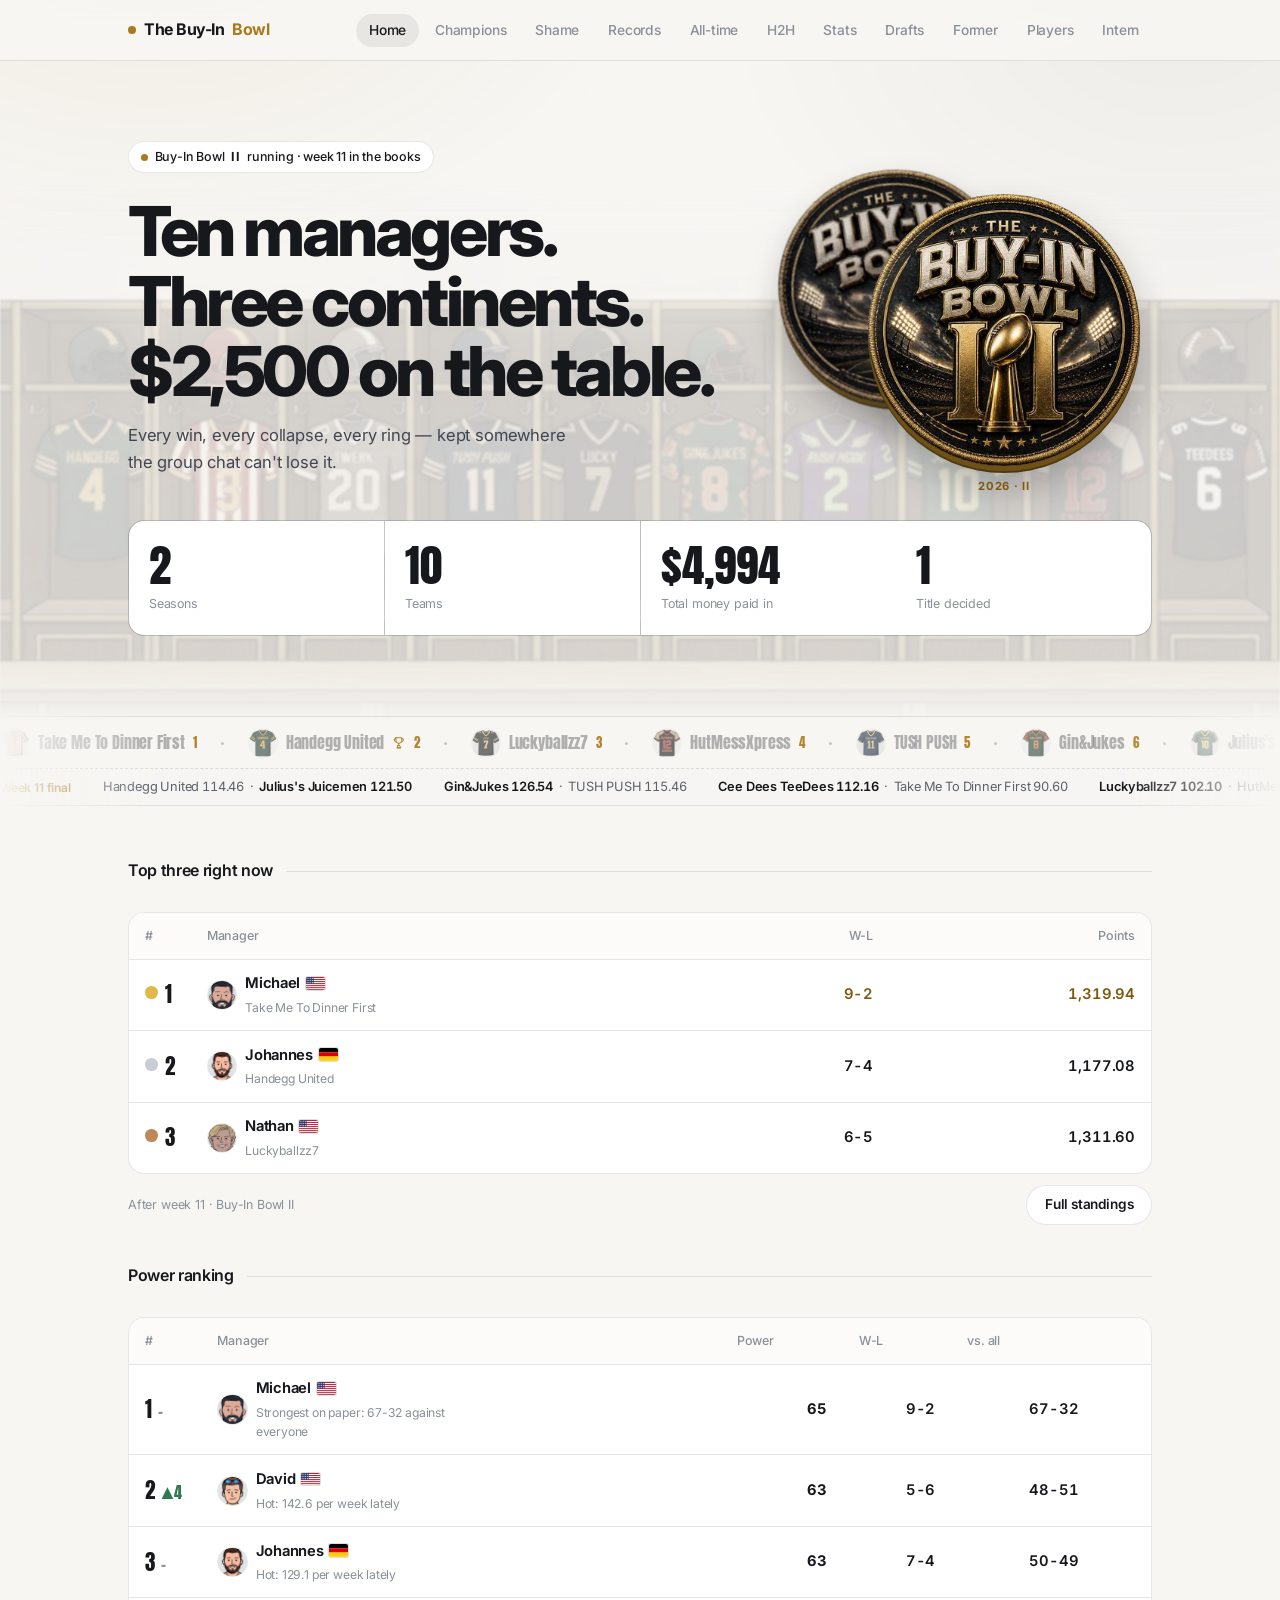
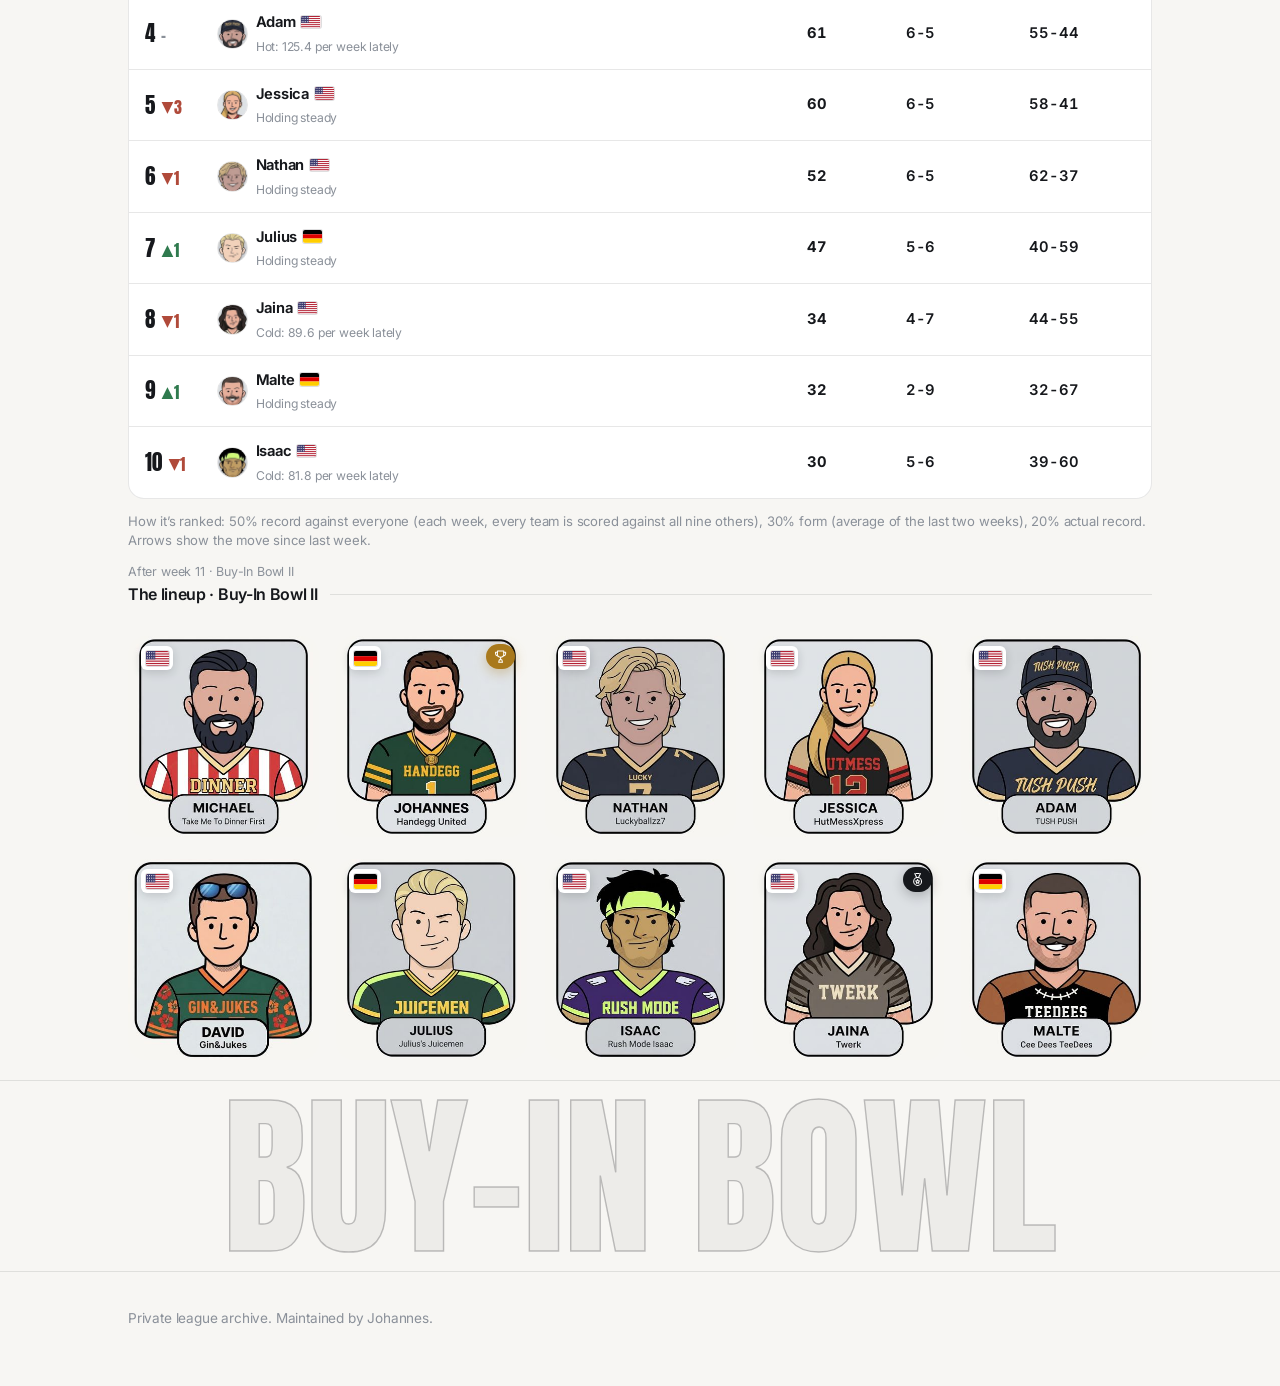
<file: index.html>
<!DOCTYPE html>
<html lang="en">
<head>
<meta charset="utf-8">
<meta name="viewport" content="width=device-width, initial-scale=1">
<meta name="color-scheme" content="light">
<meta name="supported-color-schemes" content="light">
<meta name="theme-color" content="#F7F6F3">
<title>The Buy-In Bowl — Archive</title>
<meta name="description" content="The Buy-In Bowl archive: champions, standings, rosters, trades and league chat from every season.">
<link rel="preconnect" href="https://fonts.googleapis.com">
<link rel="preconnect" href="https://fonts.gstatic.com" crossorigin>
<link href="https://fonts.googleapis.com/css2?family=Anton&family=Inter:wght@400;500;600;700;800&display=swap" rel="stylesheet" media="print" onload="this.media='all'">
<link rel="stylesheet" href="assets/style.css">
</head>
<body>

<header class="masthead">
  <div class="wrap">
    <button type="button" class="wordmark" id="mark">The Buy-In <span>Bowl</span></button>
    <nav id="nav" aria-label="Seasons"></nav>
  </div>
</header>

<main id="app"></main>

<footer class="site">
  <div class="wrap">
    Private league archive. Maintained by Johannes.
  </div>
</footer>

<script src="data/league.js"></script>
<script src="data/season-2025.js"></script>
<script src="data/season-2026.js"></script>
<script src="assets/app.js"></script>
<script data-intern-nav data-v="2">
(function(){var n=document.getElementById('nav');if(!n)return;
function mk(attr,label,href){var b=document.createElement('button');b.type='button';b.setAttribute(attr,'');
b.textContent=label;b.onclick=function(){location.href=href;};return b;}
function add(){if(!n.querySelector('[data-players]'))n.appendChild(mk('data-players','Players','players/'));
if(!n.querySelector('[data-intern]'))n.appendChild(mk('data-intern','Intern','intern/'));}
add();new MutationObserver(add).observe(n,{childList:true});})();
</script>
</body>
</html>
</file>
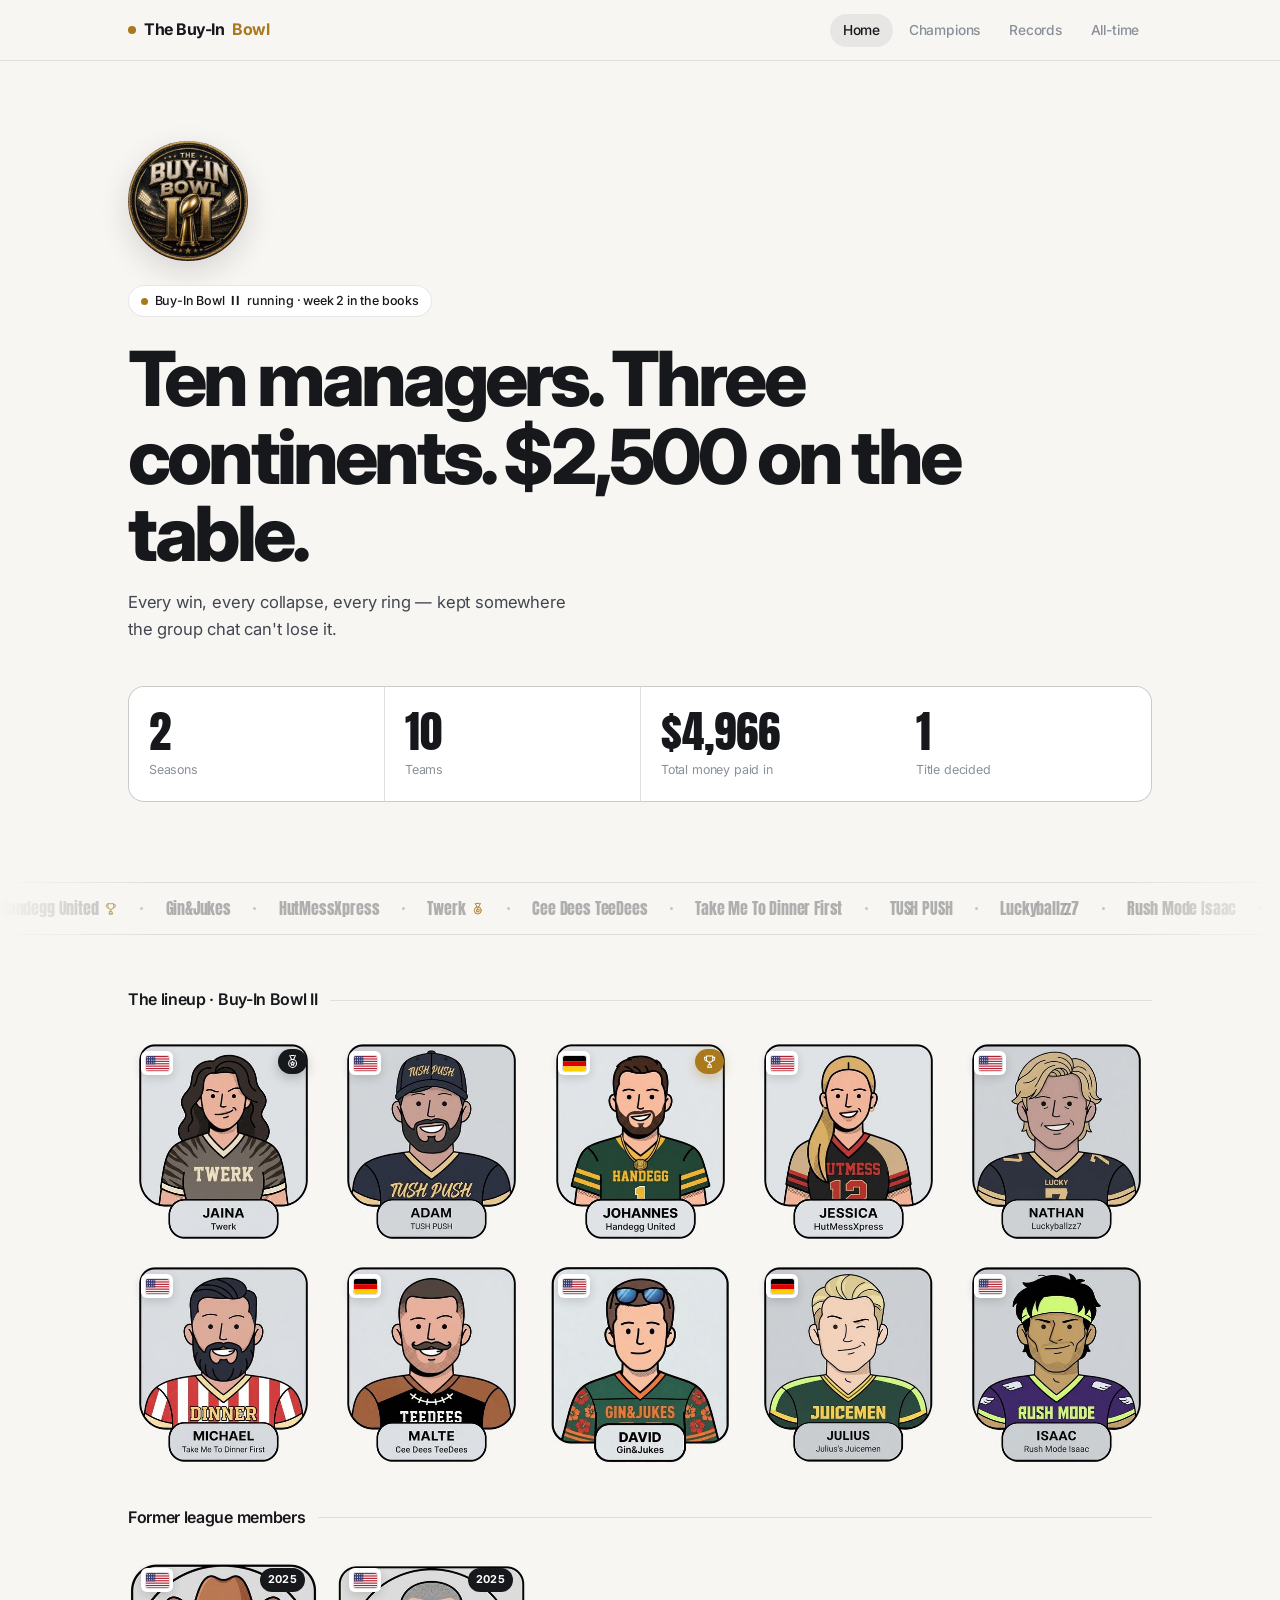
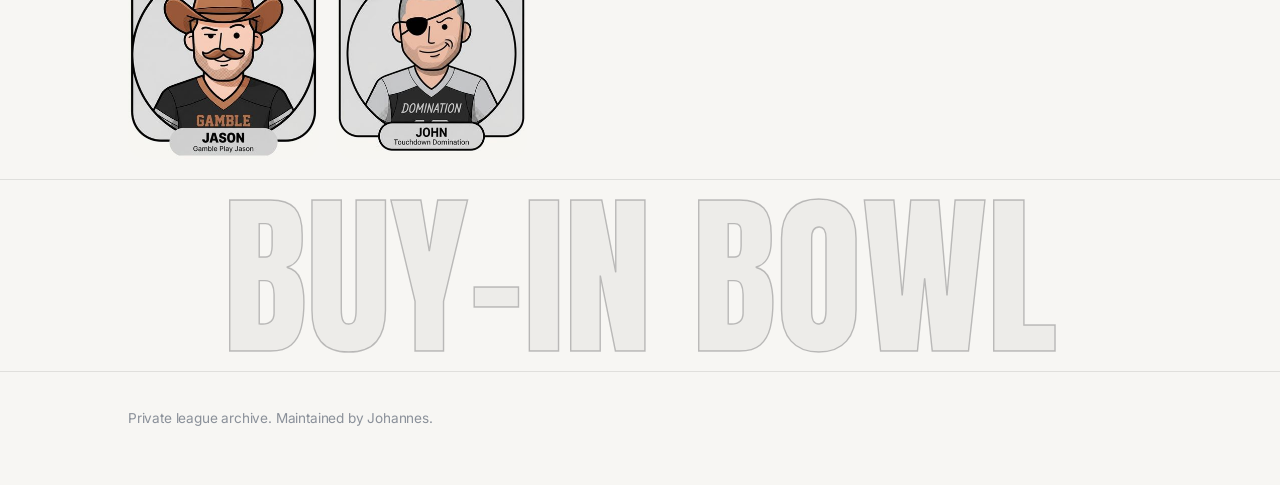
<file: buy-in-bowl/index.html>
<!DOCTYPE html>
<html lang="en">
<head>
<meta charset="utf-8">
<meta name="viewport" content="width=device-width, initial-scale=1">
<meta name="color-scheme" content="light">
<meta name="supported-color-schemes" content="light">
<meta name="theme-color" content="#F7F6F3">
<title>The Buy-In Bowl — Archive</title>
<meta name="description" content="The Buy-In Bowl archive: champions, standings, rosters, trades and league chat from every season.">
<link rel="preconnect" href="https://fonts.googleapis.com">
<link rel="preconnect" href="https://fonts.gstatic.com" crossorigin>
<link href="https://fonts.googleapis.com/css2?family=Anton&family=Inter:wght@400;500;600;700;800&display=swap" rel="stylesheet" media="print" onload="this.media='all'">
<link rel="stylesheet" href="assets/style.css">
</head>
<body>

<header class="masthead">
  <div class="wrap">
    <button type="button" class="wordmark" id="mark">The Buy-In <span>Bowl</span></button>
    <nav id="nav" aria-label="Seasons"></nav>
  </div>
</header>

<main id="app"></main>

<footer class="site">
  <div class="wrap">
    Private league archive. Maintained by Johannes.
  </div>
</footer>

<script src="data/league.js"></script>
<script src="data/season-2025.js"></script>
<script src="data/season-2026.js"></script>
<script src="assets/app.js"></script>
</body>
</html>
</file>
<file: assets/style.css>
:root {
  /* Opt out of forced dark mode — without this, browsers with auto dark
     theme invert the backgrounds and leave the text colours untouched. */
  color-scheme: light only;

  --paper: #F7F6F3;
  --card: #FFFFFF;
  --ink: #16181C;
  --ink-2: #414650;
  --muted: #8A9099;
  --line: rgba(22, 24, 28, 0.10);
  --line-2: rgba(22, 24, 28, 0.22);
  --accent: #A9791C;
  --accent-deep: #7E580F;
  --accent-soft: rgba(169, 121, 28, 0.10);
  --silver: #A2A8B0;
  --bronze: #B08356;

  --font: "Inter", -apple-system, BlinkMacSystemFont, "Segoe UI", system-ui, sans-serif;
  --display: "Anton", var(--font);
  --r: 16px;
  --r-sm: 10px;
  --wrap: 64rem;
}

* { box-sizing: border-box; }
html {
  scroll-behavior: smooth; -webkit-text-size-adjust: 100%;
  color-scheme: light only;
  background: #F7F6F3;
}

body {
  margin: 0;
  background: var(--paper);
  color: var(--ink);
  font-family: var(--font);
  font-size: 16px;
  line-height: 1.6;
  letter-spacing: -0.011em;
  -webkit-font-smoothing: antialiased;
  overflow-x: hidden;
}

body::before {
  content: "";
  position: fixed; inset: 0; z-index: -1; pointer-events: none;
  background:
    radial-gradient(52rem 34rem at 12% -8%, rgba(169, 121, 28, 0.07), transparent 62%),
    radial-gradient(44rem 30rem at 92% 2%, rgba(22, 24, 28, 0.045), transparent 65%);
  animation: drift 30s ease-in-out infinite alternate;
}
@keyframes drift {
  from { transform: translate3d(0, 0, 0) scale(1); }
  to   { transform: translate3d(2%, -1.5%, 0) scale(1.05); }
}

/* Explicit backgrounds so the page keeps its own colours even in webviews
   that repaint the canvas. */
main, footer.site { background: var(--paper); }

.wrap { width: min(100% - 2.25rem, var(--wrap)); margin-inline: auto; }

a { color: var(--ink); text-decoration: none; }
button {
  font: inherit; letter-spacing: inherit; color: inherit;
  background: none; border: 0; padding: 0; margin: 0;
  text-align: left; cursor: pointer;
}
:focus-visible { outline: 2px solid var(--accent); outline-offset: 3px; border-radius: 4px; }

/* ---------- Masthead ---------- */
.masthead {
  position: sticky; top: 0; z-index: 30;
  background: rgba(247, 246, 243, 0.94);
  backdrop-filter: saturate(150%) blur(12px);
  -webkit-backdrop-filter: saturate(150%) blur(12px);
  border-bottom: 1px solid var(--line);
}
.masthead .wrap { display: flex; align-items: center; gap: 1rem; padding: 0.85rem 0; }
.wordmark {
  cursor: pointer; font-weight: 700; font-size: 1rem;
  letter-spacing: -0.03em; display: flex; align-items: center; gap: 0.5rem;
}
.wordmark::before {
  content: ""; width: 0.5rem; height: 0.5rem; border-radius: 50%;
  background: var(--accent);
}
.wordmark span { color: var(--accent); }
.masthead nav { margin-left: auto; display: flex; gap: 0.2rem; overflow-x: auto; scrollbar-width: none; }
.masthead nav::-webkit-scrollbar { display: none; }
.masthead nav button {
  color: var(--muted); font-size: 0.86rem; font-weight: 500;
  padding: 0.35rem 0.8rem; border-radius: 999px; white-space: nowrap;
  transition: color 0.18s ease, background 0.18s ease;
}
.masthead nav button:hover { color: var(--ink); background: rgba(22, 24, 28, 0.05); }
.masthead nav button[aria-current="page"] { color: var(--ink); background: rgba(22, 24, 28, 0.07); }

/* ---------- Reveal ---------- */
main > * { animation: fadein 0.35s ease both; }
@keyframes fadein { from { opacity: 0; } to { opacity: 1; } }
.reveal { opacity: 0; transform: translateY(14px); will-change: opacity, transform; }
.reveal.in {
  opacity: 1; transform: none;
  transition: opacity 0.6s cubic-bezier(0.22, 1, 0.36, 1) var(--d, 0s),
              transform 0.6s cubic-bezier(0.22, 1, 0.36, 1) var(--d, 0s);
}

/* ---------- Hero ---------- */
.hero { position: relative; padding: clamp(2.75rem, 9vw, 5rem) 0 2rem; }

.eyebrow {
  display: inline-flex; align-items: center; gap: 0.4rem;
  font-size: 0.78rem; color: var(--ink-2);
  border: 1px solid var(--line); background: var(--card);
  padding: 0.32rem 0.75rem; border-radius: 999px; margin-bottom: 1.4rem;
}
.eyebrow b { font-weight: 650; }
.eyebrow.live { color: var(--ink); font-weight: 500; }
.eyebrow .rn { font-variant: small-caps; letter-spacing: 0.06em; font-weight: 700; }
.pulse {
  width: 0.45rem; height: 0.45rem; border-radius: 50%; background: var(--accent);
  box-shadow: 0 0 0 0 rgba(169, 121, 28, 0.5);
  animation: ping 2.4s ease-out infinite;
}
@keyframes ping {
  0% { box-shadow: 0 0 0 0 rgba(169, 121, 28, 0.45); }
  70% { box-shadow: 0 0 0 0.5rem rgba(169, 121, 28, 0); }
  100% { box-shadow: 0 0 0 0 rgba(169, 121, 28, 0); }
}

.hero-title {
  font-size: clamp(2.5rem, 8vw, 4.75rem); line-height: 1.02;
  letter-spacing: -0.05em; font-weight: 800; margin: 0 0 1rem;
  max-width: 17ch; color: var(--ink);
}
.plaque-sub { color: var(--ink-2); max-width: 44ch; font-size: 1.04rem; margin: 0; }

/* ---------- Stat band ---------- */
.statband {
  display: grid; grid-template-columns: repeat(auto-fit, minmax(7.5rem, 1fr));
  gap: 1px; margin-top: 2.75rem;
  background: var(--line); border: 1px solid var(--line);
  border-radius: var(--r); overflow: hidden;
}
.stat { background: var(--card); padding: 1.35rem 1.25rem; transition: background 0.3s ease; }
.stat:hover { background: #FBFAF8; }
.stat-v {
  font-family: var(--display); font-size: clamp(1.9rem, 6vw, 2.8rem);
  line-height: 1; color: var(--ink);
}
.stat-l { color: var(--muted); font-size: 0.78rem; margin-top: 0.4rem; }

/* ---------- Ticker ---------- */
.ticker {
  position: relative; overflow: hidden;
  margin: 3rem 0 3.25rem; padding: 0.8rem 0;
  border-top: 1px solid var(--line); border-bottom: 1px solid var(--line);
  -webkit-mask-image: linear-gradient(90deg, transparent, #000 12%, #000 88%, transparent);
  mask-image: linear-gradient(90deg, transparent, #000 12%, #000 88%, transparent);
}
.ticker-track {
  display: flex; align-items: center; gap: 1.4rem; width: max-content;
  animation: marquee 52s linear infinite;
}
.ticker:hover .ticker-track { animation-play-state: paused; }
@keyframes marquee { from { transform: translateX(0); } to { transform: translateX(-50%); } }
.tk {
  font-family: var(--display); font-size: 1rem;
  color: rgba(22, 24, 28, 0.32); white-space: nowrap;
  transition: color 0.25s ease;
}
.tk:hover { color: var(--accent); }
.tkdot { width: 3px; height: 3px; border-radius: 50%; background: var(--line-2); flex: none; }

.hero-img { display: block; width: 100%; border-radius: var(--r); border: 1px solid var(--line); margin-bottom: 3rem; }

/* ---------- Champion showcase ---------- */
.showcase {
  --mx: 50%; --my: 0%;
  position: relative; overflow: hidden;
  border: 1px solid var(--line); border-radius: 20px;
  padding: clamp(1.75rem, 5vw, 2.75rem);
  background: var(--card);
  margin-bottom: 4rem;
  transition: transform 0.35s cubic-bezier(0.22, 1, 0.36, 1), border-color 0.3s ease, box-shadow 0.3s ease;
  will-change: transform;
}
.showcase::before {
  content: ""; position: absolute; inset: 0; pointer-events: none;
  background: radial-gradient(20rem 14rem at var(--mx) var(--my), var(--accent-soft), transparent 70%);
  opacity: 0; transition: opacity 0.3s ease;
}
.showcase:hover { border-color: var(--line-2); box-shadow: 0 18px 50px rgba(22, 24, 28, 0.07); }
.showcase:hover::before { opacity: 1; }
.showcase-glow {
  position: absolute; inset: auto auto -40% -12%; width: 26rem; height: 26rem;
  background: radial-gradient(closest-side, var(--accent-soft), transparent 72%);
  pointer-events: none; animation: pulseglow 10s ease-in-out infinite;
}
@keyframes pulseglow { 0%, 100% { opacity: 0.5; } 50% { opacity: 1; } }
.showcase-trophy { position: relative; margin-bottom: 0.85rem; }
.showcase-trophy .trophy { width: 2.4rem; height: 2.4rem; stroke: var(--accent); }
.showcase-label { position: relative; color: var(--accent); font-size: 0.79rem; font-weight: 600; }
.showcase-name {
  position: relative; color: var(--ink);
  font-size: clamp(2rem, 8vw, 3.4rem); font-weight: 800;
  letter-spacing: -0.05em; line-height: 1.03; margin: 0.35rem 0 0.5rem;
}
.showcase-line { position: relative; color: var(--ink-2); font-size: 0.94rem; }

.cta {
  position: relative; display: inline-block; margin-top: 1.6rem;
  padding: 0.68rem 1.3rem; border-radius: 999px;
  font-size: 0.88rem; font-weight: 600; color: var(--card);
  background: var(--ink);
  transition: transform 0.2s ease, background 0.25s ease;
}
.cta:hover { transform: translateY(-2px); background: var(--accent); }

.trophy {
  width: 1em; height: 1em; fill: none; stroke: currentColor;
  stroke-width: 1.6; stroke-linecap: round; stroke-linejoin: round;
  vertical-align: -0.12em; flex: none;
}

/* ---------- Page ---------- */
.page { padding: 3rem 0 6rem; }
.page-head { margin-bottom: 2.25rem; }
.page-title {
  font-size: clamp(2.2rem, 7vw, 3.4rem); line-height: 1.04;
  letter-spacing: -0.048em; font-weight: 800; margin: 0 0 0.45rem;
}
.page-kicker { color: var(--muted); margin: 0; font-size: 0.95rem; }

/* ---------- Tabs ---------- */
.tabs { display: flex; gap: 0.35rem; margin-bottom: 2rem; overflow-x: auto; scrollbar-width: none; }
.tabs::-webkit-scrollbar { display: none; }
.tab {
  display: flex; flex-direction: column; gap: 0.08rem; line-height: 1.2;
  padding: 0.5rem 1rem; border-radius: 14px; white-space: nowrap;
  font-size: 0.87rem; font-weight: 500; color: var(--ink-2);
  border: 1px solid var(--line); background: var(--card);
  transition: color 0.2s ease, background 0.2s ease, border-color 0.2s ease;
}
.tab b { font-weight: 650; font-size: 0.92rem; }
.tab small { font-size: 0.68rem; color: var(--muted); font-weight: 500; }
.tab.on small { color: rgba(255, 255, 255, 0.7); }
.tab .rn {
  font-variant: small-caps; letter-spacing: 0.06em; font-weight: 700;
}
.tab:hover { border-color: var(--line-2); }
.tab.on { color: var(--card); background: var(--ink); border-color: var(--ink); font-weight: 600; }

/* ---------- Podium ---------- */
.podium { margin-bottom: 2.75rem; }
.podium-label { color: var(--muted); font-size: 0.78rem; margin-bottom: 1rem; }
.podium-row { display: grid; grid-template-columns: repeat(3, 1fr); gap: 0.6rem; align-items: end; }
.pod { text-align: center; }
.pod-name {
  font-weight: 650; letter-spacing: -0.022em; font-size: 0.92rem;
  white-space: nowrap; overflow: hidden; text-overflow: ellipsis;
}
.pod-val { color: var(--muted); font-size: 0.8rem; margin-bottom: 0.5rem; font-variant-numeric: tabular-nums; }
.pod-bar {
  position: relative; border-radius: 10px 10px 0 0;
  display: flex; flex-direction: column; align-items: center; justify-content: center; gap: 0.15rem;
  height: 0; transition: height 0.9s cubic-bezier(0.22, 1, 0.36, 1) var(--d, 0s);
  border: 1px solid var(--line); border-bottom: 0; background: var(--card);
}
.pod.in .pod-bar, .reveal.in .pod-bar { height: var(--h); }
.pod-rank { font-family: var(--display); font-size: 1.5rem; line-height: 1; color: var(--muted); }
.pod-trophy .trophy { width: 0.85rem; height: 0.85rem; }

.pod.p1 .pod-bar { --h: 7.5rem; background: var(--accent-soft); border-color: rgba(169, 121, 28, 0.35); }
.pod.p1 .pod-rank, .pod.p1 .pod-trophy, .pod.p1 .pod-name { color: var(--accent); }
.pod.p2 .pod-bar { --h: 5.2rem; background: rgba(22, 24, 28, 0.05); }
.pod.p2 .pod-rank { color: var(--silver); }
.pod.p3 .pod-bar { --h: 3.6rem; background: rgba(22, 24, 28, 0.03); }
.pod.p3 .pod-rank { color: var(--bronze); }

/* ---------- Table ---------- */
.table-scroll {
  overflow-x: auto; border: 1px solid var(--line);
  border-radius: var(--r); background: var(--card);
}
table { width: 100%; border-collapse: collapse; font-size: 0.92rem; }
th, td { text-align: left; padding: 0.8rem 1rem; white-space: nowrap; vertical-align: top; }
thead th {
  color: var(--muted); font-weight: 500; font-size: 0.78rem;
  border-bottom: 1px solid var(--line); background: #FCFBF9;
  position: sticky; top: 0;
}
tbody tr + tr td { border-top: 1px solid var(--line); }
tbody tr { transition: background 0.18s ease; }
tbody tr:hover td { background: #FBFAF7; }
td.num, th.num { text-align: right; font-variant-numeric: tabular-nums; }
td.rank, th.rank { width: 2.4rem; color: var(--muted); font-size: 0.82rem; font-variant-numeric: tabular-nums; }

tr.is-first td { background: var(--accent-soft); }
tr.is-first td.rank, tr.is-first .mname { color: var(--accent-deep); }

th.sortable { cursor: pointer; user-select: none; transition: color 0.2s ease; }
th.sortable:hover { color: var(--ink); }
th.sortable.on { color: var(--accent); }
th .ar { font-style: normal; font-size: 0.6em; margin-left: 0.3em; vertical-align: 0.15em; }

.mname { display: block; font-weight: 650; letter-spacing: -0.02em; }
.mteam {
  display: block; color: var(--muted); font-size: 0.76rem; margin-top: 0.12rem;
  max-width: 14rem; overflow: hidden; text-overflow: ellipsis;
}
.rings { display: inline-flex; gap: 0.15rem; color: var(--accent); }
.rings .trophy { width: 0.95rem; height: 0.95rem; }


/* ---------- Misc ---------- */
.bullets { margin: 1.25rem 0 0; padding: 0; list-style: none; display: grid; gap: 1px; }
.bullets li {
  position: relative; padding: 0.68rem 1.1rem 0.68rem 2rem;
  background: var(--card); border: 1px solid var(--line);
  font-size: 0.92rem; color: var(--ink-2);
}
.bullets li:first-child { border-radius: var(--r-sm) var(--r-sm) 0 0; }
.bullets li:last-child { border-radius: 0 0 var(--r-sm) var(--r-sm); }
.bullets li:only-child { border-radius: var(--r-sm); }
.bullets li + li { border-top: 0; }
.bullets li::before {
  content: ""; position: absolute; left: 1rem; top: 1.15rem;
  width: 0.28rem; height: 0.28rem; border-radius: 50%; background: var(--accent);
}

.hint { color: var(--muted); font-size: 0.82rem; margin: 0.85rem 0 0; }
.empty {
  color: var(--muted); font-size: 0.92rem;
  border: 1px dashed var(--line-2); border-radius: var(--r-sm);
  padding: 1rem 1.15rem; margin: 0;
}

footer.site {
  border-top: 1px solid var(--line); padding: 2.25rem 0 3.5rem;
  color: var(--muted); font-size: 0.85rem;
}

/* ---------- Responsive ---------- */
@media (max-width: 34rem) {
  th, td { padding: 0.7rem 0.75rem; }
  .mteam { max-width: 9rem; }
  .pod-name { font-size: 0.8rem; }
  .pod.p1 .pod-bar { --h: 6rem; }
  .pod.p2 .pod-bar { --h: 4.2rem; }
  .pod.p3 .pod-bar { --h: 3rem; }
}

@media (prefers-reduced-motion: reduce) {
  html { scroll-behavior: auto; }
  *, body::before, .ticker-track, .showcase-glow { animation: none !important; transition: none !important; }
  .reveal { opacity: 1 !important; transform: none !important; }
  .pod-bar { height: var(--h) !important; }
  .ranked-table td.num:last-child::before { transform: scaleX(1); }
}

/* Closing wordmark, kept clear of any content */
.wordwall {
  overflow: hidden; margin-top: 1.25rem;
  border-top: 1px solid var(--line);
  user-select: none; pointer-events: none;
}
.wordwall span {
  display: block; text-align: center; white-space: nowrap;
  font-family: var(--display); font-size: clamp(3.2rem, 15vw, 11rem);
  line-height: 0.9; margin: 1.1rem 0 0.9rem;
  color: rgba(22, 24, 28, 0.045);
  -webkit-text-stroke: 1.4px rgba(22, 24, 28, 0.26);
}

/* ---------- Playoff bracket ---------- */
.bracket-block { margin-top: 4.5rem; }
.sec {
  font-size: 1rem; font-weight: 600; letter-spacing: -0.02em;
  color: var(--ink); margin: 0 0 1.75rem;
  display: flex; align-items: center; gap: 0.8rem;
}
.sec::after { content: ""; flex: 1; height: 1px; background: var(--line); order: 1; }
.replay {
  order: 2; font-size: 0.75rem; font-weight: 600; color: var(--muted);
  border: 1px solid var(--line); border-radius: 999px; padding: 0.25rem 0.8rem;
  transition: color 0.2s ease, border-color 0.2s ease, background 0.2s ease;
}
.replay:hover { color: var(--accent-deep); border-color: rgba(169, 121, 28, 0.4); background: var(--accent-soft); }

/* Playoff cut */
.ranked-table tr.playoff-cut td { border-bottom: 2px solid var(--ink); }
.ranked-table tr.playoff-cut + tr td { border-top: 0; }

/* Tab edition marker */
/* Champions in the ribbon board */
.tk.won { display: inline-flex; align-items: center; gap: 0.35rem; }
.tk.won .trophy { width: 0.85em; height: 0.85em; stroke: var(--accent); }

/* ---------- Mobile table ---------- */
@media (max-width: 42rem) {
  .ranked-table { font-size: 0.86rem; }
  .ranked-table th, .ranked-table td { padding: 0.65rem 0.6rem; }
  .ranked-table th.rank, .ranked-table td.rank {
    position: sticky; left: 0; z-index: 3; width: 2rem;
    background: var(--card);
  }
  .ranked-table thead th.rank { background: #FCFBF9; z-index: 5; }
  .ranked-table th:nth-child(2), .ranked-table td:nth-child(2) {
    position: sticky; left: 2rem; z-index: 3;
    background: var(--card); box-shadow: 1px 0 0 var(--line);
  }
  .ranked-table thead th:nth-child(2) { background: #FCFBF9; z-index: 5; }
  .ranked-table tr.is-first td.rank,
  .ranked-table tr.is-first td:nth-child(2) { background: #FBF4E6; }
  .mteam { max-width: 8.5rem; font-size: 0.72rem; }
  .mname { font-size: 0.88rem; }
  .table-scroll { position: relative; }
}

@media (max-width: 30rem) {
  .podium-row { gap: 0.4rem; }
  .statband { grid-template-columns: repeat(2, 1fr); }
}

/* ---------- Season logos ---------- */
.slogo { display: block; border-radius: 50%; }
@keyframes logoin { from { opacity: 0; transform: scale(0.88) rotate(-6deg); } to { opacity: 1; transform: none; } }

.tab.has-logo { flex-direction: row; align-items: center; gap: 0.6rem; padding: 0.45rem 0.95rem 0.45rem 0.5rem; }
.tab-logo { width: 1.85rem; height: 1.85rem; flex: none; }
.tab-txt { display: flex; flex-direction: column; gap: 0.08rem; }

.sec-logo { width: 1.75rem; height: 1.75rem; flex: none; margin-right: -0.2rem; }

/* ---------- Manager avatars ---------- */
.avatar {
  width: 1.9rem; height: 1.9rem; border-radius: 50%; flex: none;
  object-fit: cover; border: 1px solid var(--line);
}
.mwrap { display: flex; align-items: center; gap: 0.6rem; }
.mtxt { display: flex; flex-direction: column; min-width: 0; }
.pod-av {
  width: 2.1rem; height: 2.1rem; margin: 0 auto 0.4rem;
  box-shadow: 0 4px 12px rgba(22, 24, 28, 0.12);
}
.pod.p1 .pod-av { width: 2.5rem; height: 2.5rem; border-color: rgba(169, 121, 28, 0.5); }

@media (max-width: 42rem) {
  .avatar { width: 1.6rem; height: 1.6rem; }
  .mwrap { gap: 0.45rem; }
  .pod-av { width: 1.8rem; height: 1.8rem; }
  .pod.p1 .pod-av { width: 2.1rem; height: 2.1rem; }
}

/* ---------- Lineup grid ---------- */
.crew-block { margin: 0 0 0.5rem; }
.crew {
  display: grid; grid-template-columns: repeat(2, 1fr);
  gap: 1rem 0.9rem;
}
@media (min-width: 40rem) { .crew { grid-template-columns: repeat(3, 1fr); } }
@media (min-width: 58rem) { .crew { grid-template-columns: repeat(5, 1fr); gap: 1.4rem 1.1rem; } }

.crew-card {
  position: relative; display: block; width: 100%;
  border-radius: 18px;
  transition: transform 0.35s cubic-bezier(0.22, 1, 0.36, 1);
}
.crew-card img { display: block; width: 100%; height: auto; border-radius: 18px; }
.crew-card:hover { transform: translateY(-5px) rotate(-1.2deg); }
.crew-card:nth-child(even):hover { transform: translateY(-5px) rotate(1.2deg); }
.crew-card:focus-visible { outline-offset: 4px; }

.crew-badge {
  position: absolute; top: 4%; right: 6%;
  display: inline-flex; align-items: center; gap: 0.2rem;
  padding: 0.3rem 0.45rem; border-radius: 999px;
  background: var(--accent); color: #fff;
  box-shadow: 0 4px 12px rgba(169, 121, 28, 0.35);
  font-size: 0.72rem; font-weight: 700;
}
.crew-badge .trophy { width: 0.95rem; height: 0.95rem; stroke: #fff; }

@media (prefers-reduced-motion: reduce) {
  .crew-card:hover { transform: none; }
}

/* ---------- Power lines ---------- */
.pl-block { margin-top: 3rem; }
.pl-card {
  border: 1px solid var(--line); border-radius: var(--r);
  background: var(--card); padding: 0.6rem 0.5rem 0.2rem;
}
.pl-svg { display: block; overflow: visible; }
.pl-scroll { overflow-x: auto; -webkit-overflow-scrolling: touch; scrollbar-width: thin; padding-left: 0.25rem; }
.pl-row { stroke: var(--line); stroke-width: 1; }
.pl-col { stroke: var(--line-2); stroke-width: 1; stroke-dasharray: 2 4; }
.pl-rank { font-family: var(--display); font-size: 13px; fill: var(--muted); text-anchor: middle; }
.pl-rank.top { fill: var(--accent); }
.pl-year { font-family: var(--display); font-size: 13px; fill: var(--ink); text-anchor: middle; letter-spacing: 0.02em; }
.pl-ed { font-size: 9px; font-weight: 700; fill: var(--muted); text-anchor: middle; letter-spacing: 0.08em; }

.pl-m { cursor: pointer; transition: opacity 0.3s ease; }
.pl-line { fill: none; stroke: var(--c); stroke-width: 3; stroke-linecap: round; }
.pl-line.off { stroke-dasharray: 3 7 !important; stroke-dashoffset: 0 !important; opacity: 0.55; }
.pl-dot { fill: var(--c); opacity: 0; transition: opacity 0.4s ease; }
.pl-ring { fill: var(--card); stroke: var(--c); stroke-width: 2.5; }
.pl-head, .pl-name {
  opacity: 0; transition: opacity 0.45s ease, transform 0.5s cubic-bezier(0.34, 1.56, 0.64, 1);
}
.pl-head { transform-box: fill-box; }
.pl-dot.on, .pl-head.on, .pl-name.on { opacity: 1; }
.pl-name { font-size: 10.5px; font-weight: 650; fill: var(--ink); letter-spacing: -0.01em; }
.pl-m.gone .pl-name { fill: var(--muted); }
.pl-m.gone .pl-ring { stroke-opacity: 0.5; }

.pl-block.tracing .pl-m { opacity: 0.14; }
.pl-block.tracing .pl-m.lit { opacity: 1; }
.pl-block.tracing .pl-m.lit .pl-line { stroke-width: 4.5; }

@media (prefers-reduced-motion: reduce) {
  .pl-dot, .pl-head, .pl-name { opacity: 1 !important; }
}

/* ---------- Points medal ---------- */
.medal {
  width: 1em; height: 1em; fill: none; stroke: currentColor;
  stroke-width: 1.6; stroke-linecap: round; stroke-linejoin: round;
  vertical-align: -0.12em; flex: none;
}
.rings .medal { width: 0.95rem; height: 0.95rem; }
.tk.won .medal { width: 0.85em; height: 0.85em; stroke: var(--accent); }
.pod-trophy { display: inline-flex; gap: 0.15rem; }
.pod-trophy .medal { width: 0.85rem; height: 0.85rem; }

/* Lineup stickers stack in the corner */
.crew-badges {
  position: absolute; top: 4%; right: 6%;
  display: flex; flex-direction: column; gap: 0.3rem; align-items: flex-end;
}
.crew-badges .crew-badge { position: static; }
.crew-badge .medal { width: 0.95rem; height: 0.95rem; stroke: #fff; }
.crew-badge.medal-badge { background: var(--ink); box-shadow: 0 4px 12px rgba(22, 24, 28, 0.25); }

/* Medal card under the champion */
.medalcard {
  display: flex; align-items: center; gap: 1rem;
  margin: 1rem 0 0; padding: 1.1rem 1.35rem;
  border: 1px solid var(--line); border-radius: var(--r);
  background: var(--card);
  transition: border-color 0.3s ease, transform 0.3s ease;
}
.medalcard:hover { border-color: var(--line-2); transform: translateY(-2px); }
.medalcard-icon {
  flex: none; width: 3rem; height: 3rem; border-radius: 50%;
  display: grid; place-items: center;
  background: var(--accent-soft); color: var(--accent);
}
.medalcard-icon .medal { width: 1.7rem; height: 1.7rem; }
.medalcard-label { color: var(--accent); font-size: 0.76rem; font-weight: 600; }
.medalcard-name { font-weight: 750; font-size: 1.25rem; letter-spacing: -0.035em; line-height: 1.15; }
.medalcard-line { color: var(--ink-2); font-size: 0.86rem; }

/* ---------- Country flags ---------- */
.flag {
  display: inline-block; width: 1.3em; height: 0.87em;
  border-radius: 2px; vertical-align: -0.08em; margin-left: 0.4em;
  box-shadow: 0 0 0 1px rgba(22, 24, 28, 0.14);
  flex: none;
}
.pod-name .flag { margin: 0 0.35em 0 0; }
.crew-flag {
  position: absolute; top: 5%; left: 7%;
  display: grid; place-items: center;
  padding: 0.28rem; border-radius: 6px;
  background: var(--card); box-shadow: 0 3px 10px rgba(22, 24, 28, 0.16);
}
.crew-flag .flag { margin: 0; width: 1.45rem; height: 0.97rem; }
.pl-flag-edge { fill: none; stroke: rgba(22, 24, 28, 0.18); stroke-width: 0.8; }

/* ---------- Champion card ---------- */
.cc-row {
  display: grid; grid-template-columns: repeat(auto-fill, minmax(14.5rem, 17rem));
  gap: 1rem; justify-content: start; align-items: start;
}
.champcard {
  position: relative; overflow: hidden;
  padding: 1.1rem 0.85rem 0.9rem;
  border-radius: 22px; background: #E9E8E4;
  text-align: center;
}
.cc-year {
  position: relative; z-index: 2;
  font-family: var(--display); font-size: 2.3rem;
  line-height: 1; color: var(--ink); letter-spacing: 0.02em;
}
.cc-ribbon {
  position: relative; z-index: 3; margin: 0.5rem -0.4rem -1.1rem;
}
.cc-ribbon span {
  position: relative; display: block;
  background: var(--ink); color: #fff;
  font-family: var(--display); font-size: 1.35rem;
  letter-spacing: 0.08em; text-transform: uppercase;
  padding: 0.25rem 0 0.3rem;
  transform: rotate(-1.2deg);
  box-shadow: 0 6px 0 rgba(22, 24, 28, 0.12);
}
.cc-ribbon::before, .cc-ribbon::after {
  content: ""; position: absolute; top: 0.6rem; width: 1.7rem; height: 1.6rem;
  background: #2A2C31; z-index: -1;
}
.cc-ribbon::before { left: -0.9rem; clip-path: polygon(0 0, 100% 0, 100% 100%, 0 100%, 35% 50%); }
.cc-ribbon::after  { right: -0.9rem; clip-path: polygon(0 0, 100% 0, 65% 50%, 100% 100%, 0 100%); }

.cc-inner {
  position: relative; z-index: 2;
  background: var(--card); border-radius: 22px;
  padding: 1.4rem 0.8rem 0.85rem;
}
.cc-portrait {
  width: 80%; margin: 0 auto 0.6rem;
  border-radius: 16px; overflow: hidden;
  background: #DCDFE3;
}
.cc-portrait img { display: block; width: 100%; height: auto; }
.cc-first { font-size: 1.05rem; font-weight: 500; letter-spacing: 0.02em; color: var(--ink-2); text-transform: uppercase; }
.cc-first .flag { width: 1.1rem; height: 0.73rem; vertical-align: 0.05em; }
.cc-team {
  font-family: var(--display); font-size: 1.75rem;
  line-height: 1; color: var(--ink); text-transform: uppercase; letter-spacing: 0.01em;
  margin-top: 0.15rem;
}
.cc-stats {
  position: relative; z-index: 2;
  display: grid; grid-template-columns: 1fr 1fr; gap: 0.5rem; margin-top: 0.6rem;
}
.cc-stat { background: var(--card); border-radius: 14px; padding: 0.6rem 0.5rem 0.65rem; }
.cc-k {
  font-size: 0.64rem; font-weight: 800; letter-spacing: 0.08em; text-transform: uppercase;
  color: var(--ink-2); padding-bottom: 0.3rem; margin: 0 0.3rem 0.3rem;
  border-bottom: 2px solid #C9CDD3;
}
.cc-v { font-family: var(--display); font-size: 1.75rem; line-height: 1; color: var(--ink); }
.cc-note { position: relative; z-index: 2; margin-top: 0.6rem; font-size: 0.74rem; color: var(--ink-2); }

/* Confetti */
.confetti { position: absolute; inset: 0; z-index: 4; pointer-events: none; overflow: hidden; }
.confetti i {
  position: absolute; top: -6%; width: 0.55rem; height: 0.95rem; border-radius: 1px;
  opacity: 0.85; animation: fall linear infinite;
}
@keyframes fall {
  0%   { transform: translate3d(0, -10%, 0) rotate(var(--r)); }
  100% { transform: translate3d(1.5rem, 115vh, 0) rotate(calc(var(--r) + 540deg)); }
}

/* ---------- Season champs table ---------- */
.champs-table td { vertical-align: middle; }
.cyear b { font-family: var(--display); font-size: 1.15rem; font-weight: 400; display: block; line-height: 1; }
.cyear .rn { font-size: 0.7rem; font-weight: 700; color: var(--muted); letter-spacing: 0.08em; }
.cwho { display: flex; align-items: center; gap: 0.5rem; }
.dot { width: 0.8rem; height: 0.8rem; border-radius: 50%; flex: none; }
.dot.gold { background: #E2B84B; }
.dot.silver { background: #C9CDD3; }
.dot.bronze { background: #C0875A; }

@media (max-width: 42rem) {
  .champs-table .avatar { display: none; }
  .champs-table th, .champs-table td { padding: 0.7rem 0.6rem; }
}

@media (prefers-reduced-motion: reduce) {
  .confetti { display: none; }
}

/* ---------- Weekly power lines ---------- */
.wl-card { padding: 0.75rem 0 0.25rem; }
.wl-wrap { display: flex; align-items: flex-start; }
.wl-ranks { flex: none; display: block; }
.wl-scroll {
  flex: 1; overflow-x: auto; overflow-y: hidden;
  -webkit-overflow-scrolling: touch; scrollbar-width: thin;
  scroll-behavior: smooth;
}
.wl-svg { display: block; overflow: visible; }
.wl-wk { font-size: 11.5px; }
.wl-wk.future { fill: #C4C7CC; }
.wl-wk.now { fill: var(--accent); }
.pl-col.future { stroke: var(--line); }
.wl-cut { stroke: var(--accent); stroke-width: 2; opacity: 0.7; }

/* ---------- Profile popup ---------- */
html.sheet-lock, html.sheet-lock body { overflow: hidden; }
.sheet { position: fixed; inset: 0; z-index: 100; pointer-events: none; }
.sheet-bg {
  position: absolute; inset: 0; background: rgba(22, 24, 28, 0.42);
  opacity: 0; transition: opacity 0.3s ease;
}
.sheet-panel {
  position: absolute; left: 0; right: 0; bottom: 0;
  max-height: 88vh; overflow-y: auto; -webkit-overflow-scrolling: touch;
  background: var(--paper); border-radius: 24px 24px 0 0;
  padding: 1.6rem 1.25rem calc(1.5rem + env(safe-area-inset-bottom));
  box-shadow: 0 -20px 50px rgba(22, 24, 28, 0.18);
  transform: translateY(104%);
  transition: transform 0.45s cubic-bezier(0.22, 1, 0.36, 1);
}
.sheet-panel::before {
  content: ""; position: absolute; top: 0.6rem; left: 50%; transform: translateX(-50%);
  width: 2.6rem; height: 0.3rem; border-radius: 99px; background: var(--line-2);
}
.sheet.open { pointer-events: auto; }
.sheet.open .sheet-bg { opacity: 1; }
.sheet.open .sheet-panel { transform: none; }
.sheet-x {
  position: absolute; top: 0.8rem; right: 0.9rem;
  width: 2.2rem; height: 2.2rem; border-radius: 50%;
  display: grid; place-items: center; text-align: center;
  font-size: 1.5rem; line-height: 1; color: var(--ink-2);
  background: var(--card); border: 1px solid var(--line);
}
@media (min-width: 40rem) {
  .sheet-panel {
    left: 50%; right: auto; bottom: auto; top: 50%; width: min(28rem, 92vw);
    max-height: 86vh; border-radius: 24px;
    transform: translate(-50%, -46%) scale(0.97); opacity: 0;
    transition: transform 0.35s cubic-bezier(0.22, 1, 0.36, 1), opacity 0.25s ease;
  }
  .sheet-panel::before { display: none; }
  .sheet.open .sheet-panel { transform: translate(-50%, -50%); opacity: 1; }
}

.sp-head { display: flex; gap: 1rem; align-items: center; padding-right: 2rem; }
.sp-pic { flex: none; width: 6.5rem; border-radius: 16px; overflow: hidden; background: #DCDFE3; }
.sp-pic img { display: block; width: 100%; height: auto; }
.sp-id { min-width: 0; position: relative; }
.sp-name { font-size: 0.95rem; font-weight: 600; color: var(--ink-2); text-transform: uppercase; letter-spacing: 0.04em; }
.sp-team {
  font-family: var(--display); font-size: clamp(1.6rem, 7vw, 2.1rem); line-height: 1.02;
  color: var(--ink); text-transform: uppercase; margin-top: 0.15rem;
}
.sp-gone { font-size: 0.8rem; color: var(--muted); margin-top: 0.25rem; }
.sp-logo {
  width: 2.1rem; height: 2.1rem; border-radius: 50%; object-fit: cover;
  border: 1px solid var(--line); margin-top: 0.55rem; display: block;
}
.sp-honors { display: flex; flex-wrap: wrap; gap: 0.4rem; margin: 1.1rem 0 0; }
.sp-honors span {
  display: inline-flex; align-items: center; gap: 0.35rem;
  padding: 0.3rem 0.65rem; border-radius: 999px;
  background: var(--accent-soft); color: var(--accent-deep);
  font-size: 0.78rem; font-weight: 650;
}
.sp-honors .trophy, .sp-honors .medal { width: 0.95rem; height: 0.95rem; }
.sp-honors .dot { width: 0.6rem; height: 0.6rem; }

.sp-sec {
  margin: 1.4rem 0 0.6rem; font-size: 0.72rem; font-weight: 700; letter-spacing: 0.08em;
  text-transform: uppercase; color: var(--muted);
  display: flex; align-items: center; gap: 0.6rem;
}
.sp-sec::after { content: ""; flex: 1; height: 1px; background: var(--line); }
.sp-grid { display: grid; grid-template-columns: repeat(2, 1fr); gap: 0.5rem; }
@media (min-width: 24rem) { .sp-grid { grid-template-columns: repeat(3, 1fr); } }
.sp-tile { background: var(--card); border: 1px solid var(--line); border-radius: 12px; padding: 0.6rem 0.7rem; }
.sp-k { font-size: 0.7rem; color: var(--muted); font-weight: 600; }
.sp-v { font-family: var(--display); font-size: 1.35rem; line-height: 1.1; color: var(--ink); margin-top: 0.1rem; }
.sp-v small { font-family: var(--font); font-size: 0.72rem; color: var(--muted); margin-left: 0.1rem; }
.sp-note { font-size: 0.76rem; color: var(--muted); margin: 0.5rem 0 0; }
.sp-list { list-style: none; margin: 0; padding: 0; display: grid; gap: 0.3rem; }
.sp-list li { font-size: 0.9rem; display: flex; gap: 0.7rem; }
.sp-list b { font-family: var(--display); font-weight: 400; color: var(--muted); min-width: 2.6rem; }
.sp-roster { display: flex; flex-wrap: wrap; gap: 0.35rem; }
.sp-pl {
  display: inline-flex; align-items: center; gap: 0.35rem;
  padding: 0.28rem 0.6rem 0.28rem 0.3rem; border-radius: 999px;
  background: var(--card); border: 1px solid var(--line); font-size: 0.8rem;
}
.sp-pl i {
  font-style: normal; font-size: 0.64rem; font-weight: 800; letter-spacing: 0.03em;
  background: var(--ink); color: #fff; border-radius: 999px; padding: 0.12rem 0.4rem;
}

.mwrap[data-profile] { cursor: pointer; }
.mwrap[data-profile]:hover .mname { text-decoration: underline; text-underline-offset: 3px; }

@media (prefers-reduced-motion: reduce) {
  .sheet-panel, .sheet-bg { transition: none !important; }
}

.sp-role {
  display: inline-flex; align-items: center; gap: 0.35rem;
  margin-top: 0.5rem; padding: 0.28rem 0.7rem 0.28rem 0.5rem;
  border-radius: 999px; background: var(--ink); color: #fff;
  font-size: 0.74rem; font-weight: 700; letter-spacing: 0.05em; text-transform: uppercase;
}
.role-ico { width: 0.95rem; height: 0.95rem; fill: none; stroke: currentColor; stroke-width: 1.8; stroke-linecap: round; stroke-linejoin: round; }

/* ---------- Playoff bracket (classic, left to right) ---------- */
.br-card {
  border: 1px solid var(--line); border-radius: var(--r);
  background: var(--card); position: relative;
}
.br-scroll {
  overflow-x: auto; -webkit-overflow-scrolling: touch;
  padding: 1rem 1.1rem 1.1rem; scrollbar-width: thin;
}
.br-canvas { position: relative; margin: 0 auto; }
.br-lines { position: absolute; left: 0; top: 0; overflow: visible; pointer-events: none; }
.br-line { fill: none; stroke: #C9CDD3; stroke-width: 1.5; stroke-linejoin: round; }
.br-line.champ { stroke: var(--accent); stroke-width: 2.25; }

.br-head {
  position: absolute; top: 0; display: flex; flex-direction: column; gap: 0.1rem;
  padding-bottom: 0.4rem; border-bottom: 2px solid var(--ink);
}
.br-head b { font-size: 0.72rem; font-weight: 800; letter-spacing: 0.09em; text-transform: uppercase; color: var(--ink); }
.br-head span { font-size: 0.68rem; color: var(--muted); font-weight: 500; }

.br-slot {
  position: absolute; background: var(--card);
  border: 1px solid #D9DCE0; border-radius: 8px; overflow: hidden;
  box-shadow: 0 1px 2px rgba(22, 24, 28, 0.05);
  opacity: 0; transition: opacity 0.35s ease, border-color 0.25s ease, box-shadow 0.25s ease;
}
.br-slot.shown { opacity: 1; }
.br-slot:hover { border-color: var(--line-2); box-shadow: 0 6px 16px rgba(22, 24, 28, 0.08); }
.br-slot.bye { border-style: dashed; background: #FBFAF8; }

.br-row {
  position: relative; height: 32px; cursor: pointer;
  display: flex; align-items: center; gap: 0.45rem; padding: 0 0.55rem 0 0.5rem;
  font-size: 0.8rem; color: var(--ink-2); will-change: transform, opacity;
}
.br-row + .br-row { border-top: 1px solid #ECEDEF; }
.br-av {
  width: 20px; height: 20px; border-radius: 50%; object-fit: cover; flex: none;
  border: 1px solid var(--line); background: #ECEDEF;
}
.br-nm { flex: 1; min-width: 0; white-space: nowrap; overflow: hidden; text-overflow: ellipsis; }
.br-row em { font-style: normal; font-size: 0.64rem; font-weight: 700; letter-spacing: 0.06em; text-transform: uppercase; color: var(--muted); }

/* result once the game is decided */
.br-row::before {
  content: ""; position: absolute; left: 0; top: 0; bottom: 0; width: 3px;
  background: var(--accent); transform: scaleY(0); transform-origin: top;
  transition: transform 0.4s ease;
}
.br-slot.decided .br-row.w { color: var(--ink); font-weight: 700; background: var(--accent-soft); }
.br-slot.decided .br-row.w::before { transform: scaleY(1); }
.br-slot.decided .br-row.l { color: #A3A8AF; }
.br-slot.decided .br-row.l .br-av { filter: grayscale(1); opacity: 0.55; }
.br-row, .br-row .br-av { transition: color 0.4s ease, background 0.4s ease, opacity 0.4s ease, filter 0.4s ease; }

/* champion */
.br-champ {
  position: absolute; text-align: center;
  padding: 0.8rem 0.6rem 0.75rem; border-radius: 12px;
  background: var(--ink); color: #fff; cursor: pointer;
  box-shadow: 0 10px 26px rgba(22, 24, 28, 0.22);
  opacity: 0; transform: scale(0.92);
  transition: opacity 0.45s ease, transform 0.55s cubic-bezier(0.34, 1.56, 0.64, 1);
}
.br-champ.shown { opacity: 1; transform: none; }
.br-champ-pic { position: relative; width: 52px; height: 52px; margin: 0 auto 0.45rem; }
.br-champ-pic img { width: 52px; height: 52px; border-radius: 50%; object-fit: cover; border: 2px solid var(--accent); display: block; }
.br-champ-cup {
  position: absolute; right: -6px; bottom: -4px; width: 22px; height: 22px; border-radius: 50%;
  background: var(--accent); display: grid; place-items: center;
}
.br-champ-cup .trophy { width: 13px; height: 13px; stroke: #fff; }
.br-champ-team { font-family: var(--display); font-size: 1.05rem; line-height: 1.05; text-transform: uppercase; letter-spacing: 0.02em; }
.br-champ-mgr { font-size: 0.72rem; color: rgba(255, 255, 255, 0.7); margin-top: 0.2rem; }
.br-champ-mgr .flag { width: 1.1em; height: 0.74em; margin-left: 0.3em; }

/* trace */
.bracket-block.tracing .br-slot { opacity: 0.28; }
.bracket-block.tracing .br-slot.lit { opacity: 1; border-color: var(--accent); }
.bracket-block.tracing .br-row.lit { color: var(--accent-deep); }
.bracket-block.tracing .br-line { opacity: 0.25; }
.bracket-block.tracing .br-line.lit { opacity: 1; stroke: var(--accent); stroke-width: 2.25; }
.bracket-block.tracing .br-champ { opacity: 0.35; }
.bracket-block.tracing .br-champ.lit { opacity: 1; }

@media (max-width: 42rem) {
  .br-card::after {
    content: ""; position: absolute; top: 0; right: 0; bottom: 0; width: 1.6rem; pointer-events: none;
    border-radius: 0 var(--r) var(--r) 0;
    background: linear-gradient(90deg, rgba(255, 255, 255, 0), var(--card));
  }
}
@media (prefers-reduced-motion: reduce) {
  .br-slot, .br-champ, .br-row { opacity: 1 !important; transform: none !important; }
}

/* ---------- Masthead on phones: wordmark on top, tabs below ---------- */
.wordmark { white-space: nowrap; flex: none; }
@media (max-width: 42rem) {
  .masthead .wrap { flex-wrap: wrap; row-gap: 0.55rem; padding: 0.7rem 0 0.6rem; }
  .masthead nav {
    margin-left: 0; width: 100%;
    display: grid; grid-template-columns: repeat(3, 1fr); gap: 0.25rem;
    background: rgba(22, 24, 28, 0.05); border-radius: 999px; padding: 0.2rem;
  }
  .masthead nav button { text-align: center; padding: 0.42rem 0.3rem; font-size: 0.84rem; }
  .masthead nav button[aria-current="page"] { background: var(--card); box-shadow: 0 1px 3px rgba(22, 24, 28, 0.12); }
}

/* Placeholder card for a season without a champion yet */
.champcard.tbd .cc-inner { background: #F4F3F0; }
.cc-q {
  aspect-ratio: 323 / 300; display: grid; place-items: center;
  background: repeating-linear-gradient(135deg, #E4E6E9 0 10px, #DCDFE3 10px 20px);
}
.cc-q span { font-family: var(--display); font-size: 4rem; color: #B7BCC3; line-height: 1; }
.champcard.tbd .cc-first { color: var(--muted); font-size: 0.85rem; letter-spacing: 0.06em; }
.champcard.tbd .cc-team { color: #B7BCC3; }
.champcard.tbd .cc-v { color: #C4C7CC; }
.cc-inner[data-profile] { cursor: pointer; }


/* Champion column: card plus that season's points medal */
.cc-col { display: flex; flex-direction: column; gap: 0.7rem; }
.cc-col .medalcard { margin: 0; padding: 0.8rem 0.9rem; gap: 0.75rem; cursor: pointer; }
.cc-col .medalcard-icon { width: 2.4rem; height: 2.4rem; }
.cc-col .medalcard-icon .medal { width: 1.35rem; height: 1.35rem; }
.cc-col .medalcard-name { font-size: 1.05rem; }
.cc-col .medalcard-line { font-size: 0.8rem; }
.medalcard.tbd { cursor: default; background: #F4F3F0; }
.medalcard.tbd .medalcard-icon { background: #E8E9EB; color: #B7BCC3; }
.medalcard.tbd .medalcard-name { color: #B7BCC3; }
.pl-year.future { fill: #C4C7CC; }

.cc-note { min-height: 2.6em; line-height: 1.3; }
.cyear .bb { display: block; font-size: 0.72rem; color: var(--muted); margin-top: 0.2rem; white-space: nowrap; }
.cyear .bb .rn { font-variant: small-caps; letter-spacing: 0.06em; font-weight: 700; }

/* ---------- Former league members ---------- */
.former-block { margin-top: 2.5rem; }
.former-years {
  position: absolute; top: 5%; right: 7%;
  padding: 0.2rem 0.5rem; border-radius: 999px;
  background: var(--ink); color: #fff; font-size: 0.68rem; font-weight: 700; letter-spacing: 0.04em;
}
.former-card {
  display: flex; flex-direction: column; align-items: center;
  aspect-ratio: 380 / 400; padding: 0 0 4%;
}
.fc-frame {
  width: 88%; flex: 1; margin-top: 3%;
  border: 3px solid var(--ink); border-radius: 18px; overflow: hidden;
  background: #ECEDEF; display: grid; place-items: center;
}
.fc-frame img { width: 78%; height: auto; display: block; border-radius: 0; }
.fc-label {
  margin-top: -1.4rem; position: relative;
  background: #E4E6E9; border: 3px solid var(--ink); border-radius: 14px;
  padding: 0.35rem 1rem 0.4rem; text-align: center; min-width: 62%;
}
.fc-label b { display: block; font-size: 0.95rem; letter-spacing: 0.04em; text-transform: uppercase; }
.fc-label small { display: block; font-size: 0.7rem; color: var(--ink-2); }

/* ---------- Records ---------- */
.rc-grid { display: grid; grid-template-columns: repeat(auto-fill, minmax(14.5rem, 1fr)); gap: 0.75rem; }
.rc {
  background: var(--card); border: 1px solid var(--line); border-radius: var(--r);
  padding: 1rem 1.1rem 0.95rem; display: flex; flex-direction: column; gap: 0.45rem;
  transition: border-color 0.2s ease, transform 0.2s ease;
}
.rc:hover { border-color: var(--line-2); transform: translateY(-2px); }
.rc-t { font-size: 0.72rem; font-weight: 700; letter-spacing: 0.07em; text-transform: uppercase; color: var(--muted); }
.rc-v { font-family: var(--display); font-size: 2.2rem; line-height: 1; color: var(--ink); }
.rc-who { display: flex; align-items: center; gap: 0.55rem; cursor: pointer; }
.rc-who .avatar { width: 1.9rem; height: 1.9rem; }
.rc-who:hover .mname { text-decoration: underline; text-underline-offset: 3px; }
.rc-when { font-size: 0.78rem; color: var(--muted); margin-top: auto; padding-top: 0.35rem; border-top: 1px solid var(--line); }
.rc-medal { color: var(--accent); display: inline-flex; }
.rc-medal .medal { width: 1.1rem; height: 1.1rem; }
.cwho[data-profile] { cursor: pointer; }
.tbd-cell { color: var(--muted); font-size: 0.85rem; }

/* four tabs on phones */
@media (max-width: 42rem) {
  .masthead nav { grid-template-columns: repeat(4, 1fr); }
  .masthead nav button { font-size: 0.78rem; padding: 0.42rem 0.1rem; }
}

/* ---------- Wall of Shame ---------- */
/* Same frame as the champion card, drained of colour and tilted the other way */
.shamecard {
  position: relative; overflow: hidden;
  padding: 1.1rem 0.85rem 0.9rem;
  border-radius: 22px; background: #DEDDD9;
  text-align: center;
}
.shamecard .cc-year { color: var(--ink-2); }
.sc-ribbon { position: relative; z-index: 3; margin: 0.5rem -0.4rem -1.1rem; }
.sc-ribbon span {
  position: relative; display: block;
  background: #6E747D; color: #fff;
  font-family: var(--display); font-size: 1.35rem;
  letter-spacing: 0.08em; text-transform: uppercase;
  padding: 0.25rem 0 0.3rem;
  transform: rotate(1.6deg);
  box-shadow: 0 6px 0 rgba(22, 24, 28, 0.10);
}
.sc-ribbon::before, .sc-ribbon::after {
  content: ""; position: absolute; top: 0.6rem; width: 1.7rem; height: 1.6rem;
  background: #555A62; z-index: -1;
}
.sc-ribbon::before { left: -0.9rem; clip-path: polygon(0 0, 100% 0, 100% 100%, 0 100%, 35% 50%); }
.sc-ribbon::after  { right: -0.9rem; clip-path: polygon(0 0, 100% 0, 65% 50%, 100% 100%, 0 100%); }

.shamecard .cc-inner[data-profile] { cursor: pointer; }

.sc-sentence {
  position: relative; z-index: 2; margin-top: 0.5rem;
  background: var(--card); border-radius: 14px; padding: 0.6rem 0.7rem 0.7rem;
}
.sc-p { font-size: 0.9rem; font-weight: 600; color: var(--ink); line-height: 1.3; }
.sc-p.none { color: var(--muted); font-weight: 500; }
.sc-proof { margin-top: 0.5rem; border-radius: 10px; overflow: hidden; }
.sc-proof img { display: block; width: 100%; height: auto; }

/* Running season: who is holding the spot right now */
.shamecard.tbd .cc-inner { background: #F1F0ED; }
.shamecard.tbd .cc-first { color: var(--muted); font-size: 0.85rem; letter-spacing: 0.06em; }
.shamecard.tbd .cc-team { color: #B7BCC3; }
.sc-hook {
  position: relative; z-index: 2; margin-top: 0.6rem;
  display: flex; align-items: center; gap: 0.6rem; text-align: left;
  background: var(--card); border-radius: 14px; padding: 0.55rem 0.7rem;
  cursor: pointer; font-size: 0.78rem; color: var(--ink-2);
}
.sc-hook img { width: 2.4rem; height: 2.4rem; border-radius: 50%; filter: grayscale(1); flex: none; }
.sc-hook small { display: block; font-size: 0.64rem; font-weight: 700; color: var(--muted); }
.sc-hook b { display: block; font-size: 0.95rem; color: var(--ink); }
.sc-hook b .flag { width: 1rem; height: 0.67rem; margin-left: 0.3rem; vertical-align: 0.05em; }
.sc-hook:focus-visible, .shamecard .cc-inner:focus-visible { outline: 2px solid var(--ink); outline-offset: 2px; }


/* The punishment menu */
.sc-lead { margin: 0 0 0.9rem; color: var(--ink-2); font-size: 0.95rem; max-width: 40rem; }
.sc-opts { display: grid; grid-template-columns: repeat(auto-fit, minmax(13rem, 1fr)); gap: 0.8rem; }
.sc-opt { background: var(--card); border-radius: var(--r); padding: 0.9rem 1rem 1rem; border: 1px solid var(--line); }
.sc-opt-n { font-family: var(--display); font-size: 2rem; line-height: 1; color: #C4C7CC; }
.sc-opt-t { font-family: var(--display); font-size: 1.3rem; line-height: 1.1; text-transform: uppercase; margin: 0.35rem 0 0.4rem; color: var(--ink); }
.sc-opt p { margin: 0; font-size: 0.86rem; color: var(--ink-2); line-height: 1.45; }
.shame-table td:last-child { max-width: 16rem; font-size: 0.86rem; }
.shame-table .muted { color: var(--muted); }

/* five tabs on phones */
@media (max-width: 42rem) {
  .masthead nav { grid-template-columns: repeat(5, 1fr); }
  .masthead nav button { font-size: 0.74rem; padding: 0.42rem 0.05rem; }
}
.shame-page .cc-row { margin-bottom: 2.2rem; }
.sc-opt p::first-letter { text-transform: uppercase; }
.shame-page .sc-opts + .hint { margin: 0.8rem 0 0; }
.shame-page .block + .block { margin-top: 2.4rem; }
.sc-menu {
  aspect-ratio: 323 / 300; background: #E4E6E9;
  display: flex; flex-direction: column; justify-content: center; gap: 0.45rem;
  padding: 0.8rem 0.9rem; text-align: left;
}
.sc-menu-k { font-size: 0.62rem; font-weight: 800; letter-spacing: 0.08em; text-transform: uppercase; color: var(--muted); text-align: center; margin-bottom: 0.1rem; }
.sc-menu-o {
  display: flex; align-items: center; gap: 0.55rem;
  background: var(--card); border-radius: 10px; padding: 0.45rem 0.55rem;
  font-family: var(--display); font-size: 1rem; line-height: 1.05; text-transform: uppercase; color: var(--ink);
}
.sc-menu-o span { flex: none; width: 1.3rem; text-align: center; color: #A2A8B0; font-size: 1.15rem; }
.cc-portrait.sc-menu { aspect-ratio: auto; width: 94%; padding: 0.75rem 0.6rem; gap: 0.4rem; }
.sc-menu-o { font-size: 0.92rem; padding: 0.5rem 0.5rem; }
.sc-menu-o span { width: 1.1rem; font-size: 1rem; }

/* Pill button (show more, full standings) */
.tm-more {
  display: block; margin: 0.8rem auto 0; font: inherit; font-size: 0.85rem; font-weight: 600;
  color: var(--ink); background: var(--card); border: 1px solid var(--line); border-radius: 999px;
  padding: 0.5rem 1.1rem; cursor: pointer;
}
.tm-more:hover { background: #F1F0ED; }
.tm-more:focus-visible { outline: 2px solid var(--ink); outline-offset: 2px; }

/* ---------- Home: top three ---------- */
.top3-table tbody tr { cursor: pointer; }
.top3-table tbody tr:hover { background: #FAFAF8; }
.top3-table tbody tr:focus-visible { outline: 2px solid var(--ink); outline-offset: -2px; }
.top3-table th:nth-child(n+3), .t3-num { text-align: right; }
.t3-rank { font-family: var(--display); font-size: 1.3rem; width: 3.2rem; white-space: nowrap; }
.t3-rank .dot { margin-right: 0.45rem; vertical-align: 0.2em; }
.t3-num { font-variant-numeric: tabular-nums; font-weight: 600; color: var(--ink); white-space: nowrap; }
.top3-table tbody tr:first-child .t3-num { color: var(--accent-deep); }
.t3-foot { display: flex; align-items: center; justify-content: space-between; gap: 1rem; margin-top: 0.7rem; font-size: 0.78rem; color: var(--muted); }
.t3-foot .t3-link { margin: 0; }
@media (max-width: 42rem) { .top3-table .avatar { display: inline-block; } }

/* ---------- Former members ---------- */
.fm-grid { display: grid; grid-template-columns: repeat(auto-fill, minmax(17rem, 1fr)); gap: 1.1rem; }
.fm-card {
  display: grid; grid-template-columns: 8.5rem 1fr; gap: 1rem; align-items: start;
  background: var(--card); border: 1px solid var(--line); border-radius: var(--r);
  padding: 1rem; cursor: pointer;
}
.fm-card:focus-visible { outline: 2px solid var(--ink); outline-offset: 2px; }
.fm-img { position: relative; }
.fm-img img { display: block; width: 100%; height: auto; border-radius: 12px; }
.fm-img .crew-flag { position: absolute; top: 0.4rem; right: 0.4rem; }
.fm-name { font-family: var(--display); font-size: 1.7rem; line-height: 1; text-transform: uppercase; color: var(--ink); }
.fm-teams { margin-top: 0.6rem; display: grid; gap: 0.35rem; }
.fm-season { font-size: 0.82rem; color: var(--ink-2); line-height: 1.3; }
.fm-season b { font-weight: 700; color: var(--ink); margin-right: 0.4rem; }
.fm-season em { display: block; font-style: normal; font-size: 0.74rem; color: var(--muted); }
.fm-stats { display: grid; grid-template-columns: repeat(3, 1fr); gap: 0.4rem; margin-top: 0.8rem; }
.fm-stats div { background: #F4F3F0; border-radius: 10px; padding: 0.4rem 0.45rem; }
.fm-stats small { display: block; font-size: 0.6rem; font-weight: 800; letter-spacing: 0.06em; text-transform: uppercase; color: var(--muted); }
.fm-stats b { font-family: var(--display); font-weight: 400; font-size: 1.15rem; color: var(--ink); }
.fm-note { margin: 0.7rem 0 0; font-size: 0.8rem; color: var(--ink-2); }
@media (max-width: 30rem) { .fm-card { grid-template-columns: 6.5rem 1fr; gap: 0.8rem; } }

/* six tabs on phones: two rows of three */
@media (max-width: 42rem) {
  .masthead nav { grid-template-columns: repeat(3, 1fr); border-radius: 18px; }
  .masthead nav button { font-size: 0.78rem; padding: 0.4rem 0.1rem; border-radius: 14px; }
}
.t3-rank .dot { display: inline-block; }
.top3 { margin-bottom: 2.4rem; }
.fm-body { min-width: 0; }
.fm-stats { grid-template-columns: repeat(2, 1fr); }
.fm-name .flag { width: 1.2rem; height: 0.8rem; margin-left: 0.45rem; vertical-align: 0.25em; }

/* ---------- Drafts ---------- */
.dr-meta { margin: -1rem 0 1.6rem; font-size: 0.85rem; color: var(--ink-2); }
.dr-order {
  list-style: none; margin: 0; padding: 0;
  display: grid; grid-template-columns: repeat(5, 1fr); gap: 0.5rem;
}
.dr-order li {
  display: flex; align-items: center; gap: 0.5rem; min-width: 0;
  background: var(--card); border: 1px solid var(--line); border-radius: var(--r-sm);
  padding: 0.5rem 0.6rem; cursor: pointer;
}
.dr-order li:focus-visible { outline: 2px solid var(--ink); outline-offset: 2px; }
.dr-slot { flex: none; width: 1.7rem; font-family: var(--display); font-size: 1.6rem; line-height: 1; color: var(--ink); text-align: center; }
.dr-order li:first-child .dr-slot { color: var(--accent-deep); }
.dr-order img { width: 2rem; height: 2rem; border-radius: 50%; flex: none; }
.dr-who { min-width: 0; }
.dr-who b { display: block; font-size: 0.86rem; font-weight: 600; color: var(--ink); white-space: nowrap; }
.dr-who b .flag { width: 0.95rem; height: 0.63rem; margin-left: 0.3rem; vertical-align: 0.05em; }
.dr-who small { display: block; font-size: 0.7rem; color: var(--muted); white-space: nowrap; overflow: hidden; text-overflow: ellipsis; }

.dr-legend { display: flex; flex-wrap: wrap; align-items: center; gap: 0.35rem; margin-bottom: 0.7rem; font-size: 0.72rem; color: var(--muted); }
.dr-legend span:last-child { margin-left: 0.4rem; }
.dr-p { font-size: 0.64rem; font-weight: 800; padding: 0.15rem 0.45rem; border-radius: 999px; color: var(--ink-2); }

/* Position tints: quiet, so the board stays readable */
.p-QB { background: #F3E7E4; }
.p-RB { background: #E6EFE7; }
.p-WR { background: #E5ECF4; }
.p-TE { background: #F4EEDD; }
.p-K  { background: #ECE9F2; }
.p-DEF { background: #E9E9E6; }

.dr-scroll { border: 1px solid var(--line); border-radius: var(--r); background: var(--card); }
.dr-board { border-collapse: separate; border-spacing: 3px; width: 100%; min-width: 58rem; table-layout: fixed; }
.dr-board thead th {
  font-size: 0.72rem; font-weight: 600; color: var(--ink-2); padding: 0.35rem 0.2rem 0.3rem;
  text-align: center; cursor: pointer; background: var(--card);
}
.dr-board thead th img { display: block; width: 1.6rem; height: 1.6rem; border-radius: 50%; margin: 0 auto 0.2rem; }
.dr-board thead th span { display: block; white-space: nowrap; overflow: hidden; text-overflow: ellipsis; }
.dr-rh {
  width: 2.4rem; font-family: var(--display); font-size: 1rem; font-weight: 400; color: var(--ink-2);
  text-align: center; background: var(--card); position: sticky; left: 0; z-index: 1;
}
.dr-dir { display: block; font-family: var(--body, inherit); font-size: 0.65rem; color: #A2A8B0; line-height: 1; }
.dr-cell { padding: 0.3rem 0.4rem; border-radius: 6px; vertical-align: top; }
.dr-cell b { display: block; font-size: 0.74rem; font-weight: 600; color: var(--ink); line-height: 1.2; white-space: nowrap; overflow: hidden; text-overflow: ellipsis; }
.dr-cell small { display: block; font-size: 0.62rem; color: var(--ink-2); opacity: 0.8; white-space: nowrap; }
.dr-cell.empty { background: transparent; border: 1.5px dashed #C4C7CC; }
.dr-cell.empty i { display: block; font-size: 0.74rem; color: var(--muted); }

@media (max-width: 52rem) { .dr-order { grid-template-columns: repeat(2, 1fr); } }

/* seven tabs on phones: two rows of four */
@media (max-width: 42rem) {
  .masthead nav { grid-template-columns: repeat(4, 1fr); }
}
.dr-order { margin-bottom: 2.4rem; }
/* tighter board */
.dr-board { border-spacing: 2px; min-width: 50rem; }
.dr-board thead th { padding: 0.25rem 0.15rem 0.2rem; font-size: 0.68rem; }
.dr-board thead th img { width: 1.4rem; height: 1.4rem; margin-bottom: 0.1rem; }
.dr-rh { width: 2rem; font-size: 0.9rem; }
.dr-cell { padding: 0.18rem 0.3rem 0.2rem; border-radius: 5px; }
.dr-cell b { font-size: 0.7rem; line-height: 1.15; }
.dr-cell small { font-size: 0.58rem; line-height: 1.2; }
.dr-dir { font-size: 0.58rem; }
.dr-cell.empty i { font-size: 0.7rem; }
.dr-board tbody th.dr-rh { padding: 0 0.2rem; line-height: 1; vertical-align: middle; }
.dr-board tbody th.dr-rh .dr-dir { display: inline; margin-left: 0.15rem; }
.dr-board td.dr-cell { height: auto; }


/* ---------- Stats ---------- */
.st-grid { display: grid; grid-template-columns: repeat(2, minmax(0, 1fr)); gap: 1rem; margin-bottom: 2.6rem; align-items: start; }
.st-card { background: var(--card); border: 1px solid var(--line); border-radius: var(--r); padding: 1.1rem 1.2rem 1.2rem; min-width: 0; }
.st-head h3 { margin: 0; font-size: 1rem; font-weight: 700; color: var(--ink); }
.st-head p { margin: 0.25rem 0 0.9rem; font-size: 0.8rem; color: var(--muted); line-height: 1.4; }
.st-wait { margin: 0; padding: 1.2rem; border: 1.5px dashed #C9CDD3; border-radius: 12px; font-size: 0.85rem; color: var(--muted); text-align: center; }
.st-who { display: inline-flex; align-items: center; gap: 0.45rem; min-width: 0; cursor: pointer; }
.st-who img { width: 1.6rem; height: 1.6rem; border-radius: 50%; flex: none; }
.st-who b { font-size: 0.84rem; font-weight: 600; color: var(--ink); white-space: nowrap; overflow: hidden; text-overflow: ellipsis; }
.st-who.sm img { width: 1.35rem; height: 1.35rem; }
.st-who.sm b { font-size: 0.76rem; }

/* points vs place */
.st-bars { display: grid; gap: 0.35rem; }
.st-bar-row { display: grid; grid-template-columns: 1.2rem 6.6rem 1fr 2.6rem; align-items: center; gap: 0.5rem; }
.st-rank { font-size: 0.72rem; color: var(--muted); text-align: right; }
.st-track { position: relative; height: 1.35rem; background: #F1F0ED; border-radius: 6px; overflow: hidden; }
.st-fill { position: absolute; inset: 0 auto 0 0; border-radius: 6px; opacity: 0.85; }
.st-val { position: absolute; right: 0.4rem; top: 50%; transform: translateY(-50%); font-size: 0.72rem; font-weight: 700; color: var(--ink); font-variant-numeric: tabular-nums; }
.st-place { font-size: 0.78rem; font-weight: 600; color: var(--ink-2); text-align: right; }
.st-place.top { color: var(--accent-deep); }
.st-bar-row.champ .st-who b { color: var(--accent-deep); }

/* luck */
.st-luck { display: grid; gap: 0.35rem; }
.st-luck-row { display: grid; grid-template-columns: 6.6rem minmax(0, 1fr) 2.6rem max-content; align-items: center; gap: 0.5rem; }
.st-luck-track { position: relative; height: 1.1rem; }
.st-luck-mid { position: absolute; left: 50%; top: -0.2rem; bottom: -0.2rem; width: 1px; background: #C4C7CC; }
.st-luck-bar { position: absolute; top: 0.15rem; bottom: 0.15rem; border-radius: 4px; }
.st-luck-bar.pos { left: 50%; background: var(--accent); }
.st-luck-bar.neg { right: 50%; background: #A2A8B0; }
.st-luck-v { font-size: 0.78rem; font-weight: 700; color: var(--ink); text-align: right; font-variant-numeric: tabular-nums; }
.st-luck-rec { font-size: 0.76rem; color: var(--ink-2); white-space: nowrap; }
.st-luck-rec small { color: var(--muted); font-size: 0.68rem; }

/* svg charts */
.st-card svg { display: block; width: 100%; height: auto; }
.st-ax { font-size: 11px; fill: var(--muted); font-family: var(--font); }
.st-lbl { font-size: 11px; fill: var(--ink-2); font-family: var(--font); font-weight: 600; }
.st-gl { stroke: #E4E3DF; stroke-width: 1; }
.st-sl { cursor: pointer; }
.st-sl:hover line { stroke-width: 3; }
.st-avg { fill: none; stroke: var(--ink); stroke-width: 1.5; stroke-dasharray: 5 4; opacity: 0.55; }
.st-ln polyline { fill: none; stroke: var(--c); stroke-width: 2; stroke-linejoin: round; stroke-linecap: round; }
.st-ln circle { fill: var(--c); }
.st-lines.focus .st-ln { opacity: 0.12; }
.st-lines.focus .st-ln.on { opacity: 1; }
.st-lines.focus .st-ln.on polyline { stroke-width: 3.2; }
.st-legend { display: flex; flex-wrap: wrap; gap: 0.3rem; margin-bottom: 0.7rem; }
.st-chip {
  display: inline-flex; align-items: center; gap: 0.35rem;
  font: inherit; font-size: 0.72rem; font-weight: 600; color: var(--ink-2);
  background: #F4F3F0; border: 1px solid transparent; border-radius: 999px; padding: 0.2rem 0.55rem; cursor: pointer;
}
.st-chip i { width: 0.6rem; height: 0.6rem; border-radius: 50%; background: var(--c); }
.st-chip.on { border-color: var(--ink); color: var(--ink); background: var(--card); }
.st-chip.avg { cursor: default; background: transparent; }
.st-chip.avg i { width: 0.9rem; height: 0; border-radius: 0; border-top: 2px dashed var(--ink); opacity: 0.55; }
.st-chip:focus-visible { outline: 2px solid var(--ink); outline-offset: 2px; }
.st-dot { cursor: pointer; }

@media (max-width: 52rem) { .st-grid { grid-template-columns: 1fr; } }
@media (max-width: 30rem) {
  .st-card { padding: 0.9rem 0.8rem 1rem; }
  .st-bar-row { grid-template-columns: 1rem 5.4rem 1fr 2.2rem; gap: 0.4rem; }
  .st-luck-row { grid-template-columns: 5.4rem 1fr 2.3rem; }
  .st-luck-rec { grid-column: 2 / -1; margin-top: -0.2rem; }
}

/* eight tabs on phones: two rows of four */
@media (max-width: 42rem) { .masthead nav { grid-template-columns: repeat(4, 1fr); } }
@media (max-width: 30rem) {
  .st-who img { width: 1.35rem; height: 1.35rem; }
  .st-who { gap: 0.35rem; }
  .st-bar-row { grid-template-columns: 1rem 6.3rem 1fr 2.2rem; }
  .st-luck-row { grid-template-columns: 6.3rem 1fr 2.3rem; row-gap: 0; }
  .st-luck-rec { grid-column: 1 / -1; margin: -0.15rem 0 0.2rem 1.7rem; font-size: 0.7rem; }
}

/* stats: extra pieces */
.st-mark { position: absolute; top: -2px; bottom: -2px; width: 2px; background: var(--ink); opacity: 0.7; }
.st-close { display: grid; gap: 0.35rem; }
.st-close-row { display: grid; grid-template-columns: 6.6rem 1fr 3.4rem; align-items: center; gap: 0.5rem; }
.st-close-dots { display: flex; gap: 4px; flex-wrap: wrap; }
.st-close-dots i { width: 0.85rem; height: 0.85rem; border-radius: 50%; }
.st-close-dots i.w { background: var(--accent); }
.st-close-dots i.l { background: #C4C7CC; }
.st-close-rec { font-size: 0.8rem; font-weight: 700; text-align: right; color: var(--ink); }
.st-close-rec .muted { font-weight: 500; font-size: 0.72rem; color: var(--muted); }

.st-firsts { display: grid; gap: 0.4rem; }
.st-first { display: grid; grid-template-columns: 2.6rem 1fr auto; align-items: center; gap: 0.6rem; }
.st-first .dr-p { text-align: center; }
.st-first-n b { display: block; font-size: 0.86rem; font-weight: 600; color: var(--ink); }
.st-first-n small { font-size: 0.72rem; color: var(--muted); }

.st-heat { width: 100%; border-collapse: separate; border-spacing: 2px; font-size: 0.72rem; text-align: center; font-variant-numeric: tabular-nums; }
.st-heat th { font-weight: 700; color: var(--muted); padding: 0.1rem 0; }
.st-heat tbody th { width: 2rem; }
.st-heat td { height: 1.25rem; border-radius: 4px; font-weight: 700; color: var(--ink); position: relative; }
.st-heat td[class^="p-"] { background: transparent; }
.st-heat td::before { content: ""; position: absolute; inset: 0; border-radius: 4px; background: var(--hc); opacity: var(--a); z-index: 0; }
.st-heat td { isolation: isolate; }
.st-heat td.p-QB { --hc: #D9A89C; } .st-heat td.p-RB { --hc: #9CC4A4; } .st-heat td.p-WR { --hc: #9DB5D6; }
.st-heat td.p-TE { --hc: #DCC48A; } .st-heat td.p-K { --hc: #B7ACD2; } .st-heat td.p-DEF { --hc: #B9B9B2; }
.st-heat td { z-index: 0; }
.st-heat td > * { position: relative; }

/* playoff odds */
.st-odds { display: grid; gap: 0.3rem; }
.st-odds-row { display: grid; grid-template-columns: 6.6rem 2.6rem 1fr 2.8rem 3.6rem; align-items: center; gap: 0.5rem; }
.st-odds-row.head span { font-size: 0.64rem; font-weight: 800; letter-spacing: 0.06em; text-transform: uppercase; color: var(--muted); }
.st-odds-row.head span:nth-child(n+4) { text-align: right; }
.st-odds-row.cut { padding-bottom: 0.35rem; margin-bottom: 0.1rem; border-bottom: 1.5px dashed #C4C7CC; }
.st-odds-rec { font-size: 0.8rem; font-weight: 600; color: var(--ink-2); font-variant-numeric: tabular-nums; }
.st-odds-bar { position: relative; height: 1.35rem; background: #F1F0ED; border-radius: 6px; overflow: hidden; }
.st-odds-fill { position: absolute; inset: 0 auto 0 0; background: var(--accent); opacity: 0.85; border-radius: 6px; }
.st-odds-bar b { position: absolute; right: 0.4rem; top: 50%; transform: translateY(-50%); font-size: 0.74rem; color: var(--ink); }
.st-odds-bye, .st-odds-pw { font-size: 0.78rem; color: var(--ink-2); text-align: right; font-variant-numeric: tabular-nums; }

.st-need { display: grid; grid-template-columns: repeat(auto-fill, minmax(4.4rem, 1fr)); gap: 0.4rem; }
.st-need-c { background: #F4F3F0; border-radius: 10px; padding: 0.5rem 0.4rem 0.55rem; text-align: center; }
.st-need-c b { display: block; font-family: var(--display); font-weight: 400; font-size: 1.5rem; line-height: 1; color: var(--ink); }
.st-need-c small { display: block; font-size: 0.62rem; color: var(--muted); text-transform: uppercase; letter-spacing: 0.06em; }
.st-need-c span { display: block; margin-top: 0.3rem; font-size: 0.9rem; font-weight: 700; color: var(--ink-2); }
.st-need-c.likely { background: var(--accent-soft); }
.st-need-c.safe { background: var(--accent); }
.st-need-c.safe b, .st-need-c.safe span, .st-need-c.safe small { color: #fff; }

@media (max-width: 30rem) {
  .st-odds-row { grid-template-columns: 6.3rem 2.2rem 1fr 2.4rem; }
  .st-odds-pw { display: none; }
  .st-odds-row.head span:last-child { display: none; }
  .st-close-row { grid-template-columns: 6.3rem 1fr 2.6rem; }
}
.st-need-lead { margin: -0.2rem 0 0.8rem; font-size: 0.92rem; color: var(--ink-2); }
.st-need-lead b { color: var(--accent-deep); }
.st-luck-scale { display: flex; justify-content: space-between; margin: 0.6rem 0 0; padding: 0 3rem 0 6.6rem; font-size: 0.68rem; font-weight: 700; color: var(--muted); }
@media (max-width: 30rem) { .st-luck-scale { padding: 0 2.3rem 0 6.3rem; } }

/* ---------- Home: if the season ended today ---------- */
.ie { margin-bottom: 2.4rem; }
.ie-sub { margin: -0.4rem 0 1rem; font-size: 0.85rem; color: var(--muted); }
.ie-cols { display: grid; grid-template-columns: repeat(3, minmax(0, 1fr)); gap: 1rem; align-items: start; }
.ie-head { display: flex; align-items: baseline; justify-content: space-between; margin-bottom: 0.5rem; }
.ie-head b { font-size: 0.72rem; font-weight: 800; letter-spacing: 0.09em; text-transform: uppercase; color: var(--ink); }
.ie-head span { font-size: 0.7rem; color: var(--muted); }
.ie-fin { margin-top: 1rem; }
.ie-game { background: var(--card); border: 1px solid var(--line); border-radius: var(--r-sm); overflow: hidden; margin-bottom: 0.6rem; }
.ie-game.out { background: #F4F3F0; border-color: transparent; }
.ie-row { display: flex; align-items: center; gap: 0.55rem; padding: 0.5rem 0.7rem; cursor: pointer; }
.ie-row + .ie-row { border-top: 1px solid #ECEDEF; }
.ie-row.tbd { cursor: default; background: #FBFAF8; }
.ie-row.tbd b { font-weight: 500; color: var(--muted); font-size: 0.8rem; }
.ie-seed { flex: none; width: 1.1rem; font-family: var(--display); font-size: 1.05rem; color: var(--ink-2); text-align: center; }
.ie-row img { width: 1.8rem; height: 1.8rem; border-radius: 50%; flex: none; }
.ie-nm { flex: 1; min-width: 0; }
.ie-nm b { display: block; font-size: 0.86rem; font-weight: 600; color: var(--ink); white-space: nowrap; overflow: hidden; text-overflow: ellipsis; }
.ie-nm small { display: block; font-size: 0.7rem; color: var(--muted); white-space: nowrap; overflow: hidden; text-overflow: ellipsis; }
.ie-rec { font-size: 0.8rem; font-weight: 700; color: var(--ink-2); font-variant-numeric: tabular-nums; }
.ie-bye { font-size: 0.6rem; font-weight: 800; letter-spacing: 0.08em; text-transform: uppercase; color: var(--accent-deep); background: var(--accent-soft); border-radius: 999px; padding: 0.12rem 0.45rem; }
.ie-note { padding: 0 0.7rem 0.55rem 2.35rem; font-size: 0.74rem; color: var(--ink-2); margin-top: -0.2rem; }
.ie-row:focus-visible { outline: 2px solid var(--ink); outline-offset: -2px; }
@media (max-width: 52rem) { .ie-cols { grid-template-columns: 1fr; } }

/* ---------- Hero: season coins ---------- */
.hero-grid { display: grid; grid-template-columns: minmax(0, 1.45fr) minmax(0, 1fr); gap: 2rem; align-items: center; }
.hero-txt { min-width: 0; }
.coins {
  --rx: 0deg; --ry: 0deg; --size: clamp(11rem, 24vw, 17rem);
  position: relative; justify-self: center;
  width: calc(var(--size) * (1 + (var(--n) - 1) * 0.4));
  height: calc(var(--size) * (1 + (var(--n) - 1) * 0.16));
  perspective: 900px;
}
.coins-tilt { position: absolute; inset: 0; transform-style: preserve-3d; transform: rotateX(var(--rx)) rotateY(var(--ry)); transition: transform 0.4s cubic-bezier(0.22, 1, 0.36, 1); }
.coin {
  position: absolute; right: 0; bottom: 0;
  width: var(--size); height: var(--size); padding: 0; border: 0; background: none; cursor: pointer;
  border-radius: 50%;
  transform: translate(calc(var(--i) * var(--size) * -0.4), calc(var(--i) * var(--size) * -0.16)) scale(calc(1 - var(--i) * 0.14)) rotate(calc(var(--i) * -10deg));
  transform-origin: 50% 50%;
  z-index: calc(10 - var(--i));
  animation: coinin 0.9s cubic-bezier(0.22, 1, 0.36, 1) both;
  animation-delay: calc(var(--i) * 0.12s);
  transition: transform 0.35s cubic-bezier(0.22, 1, 0.36, 1), filter 0.3s ease;
}
.coin img {
  display: block; width: 100%; height: 100%; border-radius: 50%;
  box-shadow: 0 5px 0 #6E5117, 0 7px 0 #4F3A10, 0 22px 40px rgba(22, 24, 28, 0.28);
}
.coin:not(.front) { filter: saturate(0.8) brightness(0.93); }
.coin:focus-visible { outline: 2px solid var(--ink); outline-offset: 4px; }
/* a slow glint across the newest coin */
.coin.front::after {
  content: ""; position: absolute; inset: 0; border-radius: 50%; pointer-events: none;
  background: linear-gradient(115deg, transparent 38%, rgba(255, 240, 200, 0.55) 48%, transparent 58%);
  background-size: 250% 250%; background-position: 120% 0;
  mix-blend-mode: screen;
  animation: glint 7s ease-in-out 1.2s infinite;
}
@keyframes glint { 0%, 70% { background-position: 120% 0; } 85%, 100% { background-position: -30% 0; } }
@keyframes coinin { from { opacity: 0; transform: translateY(1.2rem) scale(0.9) rotate(-8deg); } }
.coin-tag {
  position: absolute; left: 50%; bottom: -1.9rem; transform: translateX(-50%);
  font-size: 0.7rem; font-weight: 700; letter-spacing: 0.06em; color: var(--muted); white-space: nowrap;
  opacity: 0; transition: opacity 0.2s ease;
}
.coin.front .coin-tag, .coin.up .coin-tag { opacity: 1; }
.coin.front .coin-tag { color: var(--accent-deep); }

@media (max-width: 52rem) {
  .hero-grid { grid-template-columns: 1fr; gap: 0; }
  .coins { --size: clamp(8.5rem, 38vw, 11rem); order: -1; justify-self: start; margin: 0 0 2.6rem 0.2rem; }
}
@media (prefers-reduced-motion: reduce) {
  .coin, .coin.front::after { animation: none; }
  .coins-tilt { transition: none; }
}
.hero-grid .hero-title { font-size: clamp(2.5rem, 6vw, 4.3rem); }

/* hovered coin swaps to the front, the current season steps back */
.coin.up {
  z-index: 20; filter: none;
  transform: translate(calc(var(--i) * var(--size) * -0.4), calc(var(--i) * var(--size) * -0.16 - 0.4rem)) scale(1) rotate(0deg);
}
.coin.up .coin-tag { color: var(--accent-deep); }
.coins.swapped .coin.front {
  filter: saturate(0.8) brightness(0.93);
  transform: translate(0.9rem, 0.5rem) scale(0.86) rotate(8deg);
}
.coins.swapped .coin.front .coin-tag { opacity: 0; }
.coins.swapped .coin.front::after { animation: none; opacity: 0; }

/* === Umkleide-Hintergrund (dezent) === */
body, main, footer.site { background: transparent; }
body::after {
  content: ""; position: fixed; left: 0; right: 0; top: 50%;
  height: calc(100vw * 434 / 1024); transform: translateY(-50%);
  z-index: -2; pointer-events: none;
  background: url("../media/locker-bg.jpg") center / 100% 100% no-repeat;
  opacity: .20; filter: saturate(.55) blur(1px);
  -webkit-mask-image: linear-gradient(to bottom, transparent 0, #000 12%, #000 88%, transparent 100%);
          mask-image: linear-gradient(to bottom, transparent 0, #000 12%, #000 88%, transparent 100%);
}

/* Head-to-head page */
.hh-board { display: grid; grid-template-columns: 1fr auto 1fr; align-items: center; gap: 1rem; background: var(--card); border: 1px solid var(--line); border-radius: var(--r); padding: 1.5rem 1.25rem; }
.hh-side { display: flex; flex-direction: column; align-items: center; gap: 0.6rem; min-width: 0; text-align: center; }
.hh-pic { all: unset; cursor: pointer; border-radius: 50%; }
.hh-pic:focus-visible { outline: 2px solid var(--accent); outline-offset: 3px; }
.hh-pic img { width: clamp(64px, 14vw, 104px); height: clamp(64px, 14vw, 104px); border-radius: 50%; object-fit: cover; mix-blend-mode: multiply; display: block; transition: transform .2s; }
.hh-pic:hover img { transform: scale(1.05); }
.hh-pick { width: 100%; max-width: 15rem; }
.hh-pick select { width: 100%; font: 600 0.9rem var(--font); color: var(--ink); background: var(--paper); border: 1px solid var(--line-2); border-radius: var(--r-sm); padding: 0.5rem 1.8rem 0.5rem 0.7rem; appearance: none; -webkit-appearance: none; cursor: pointer;
  background-image: linear-gradient(45deg, transparent 50%, var(--ink-2) 50%), linear-gradient(135deg, var(--ink-2) 50%, transparent 50%);
  background-position: calc(100% - 14px) 55%, calc(100% - 9px) 55%; background-size: 5px 5px; background-repeat: no-repeat; text-overflow: ellipsis; }
.hh-pick select:focus-visible { outline: 2px solid var(--accent); outline-offset: 2px; }
.hh-team { font-size: 0.78rem; color: var(--muted); max-width: 100%; overflow: hidden; text-overflow: ellipsis; white-space: nowrap; }
.hh-mid { display: flex; flex-direction: column; align-items: center; gap: 0.35rem; }
.hh-score { font-family: var(--display); font-size: clamp(3rem, 9vw, 5.5rem); line-height: 1; color: var(--line-2); display: flex; align-items: baseline; gap: 0.35rem; font-variant-numeric: tabular-nums; }
.hh-score span { color: var(--ink-2); }
.hh-score span.lead { color: var(--accent); }
.hh-score i { font-style: normal; font-size: 0.6em; color: var(--muted); }
.hh-tie { font-size: 0.75rem; color: var(--muted); }
.hh-swap { font: 600 1rem var(--font); color: var(--ink-2); background: transparent; border: 1px solid var(--line-2); border-radius: 999px; width: 2.2rem; height: 2.2rem; cursor: pointer; }
.hh-swap:hover, .hh-swap:focus-visible { border-color: var(--ink); color: var(--ink); outline: none; }
.hh-next { text-align: center; color: var(--accent-deep); font-weight: 600; font-size: 0.9rem; margin: 1rem 0 0; }
.hh-stats { display: grid; grid-template-columns: repeat(4, 1fr); gap: 0.5rem; margin: 1.5rem 0 2rem; }
.hh-stats > div { background: var(--card); border: 1px solid var(--line); border-radius: 12px; padding: 0.65rem 0.8rem; }
.hh-stats small { display: block; font-size: 0.7rem; color: var(--muted); font-weight: 600; }
.hh-stats b { font-family: var(--display); font-weight: 400; font-size: 1.35rem; color: var(--ink); font-variant-numeric: tabular-nums; }
.hh-stats b i { font-style: normal; color: var(--muted); margin: 0 0.15rem; }
.hh-stats b em { font-style: normal; font-family: var(--font); font-size: 0.8rem; color: var(--accent-deep); font-weight: 600; }
.hh-list { list-style: none; margin: 0; padding: 0; border-top: 1px solid var(--line); }
.hh-list li { display: grid; grid-template-columns: 8.5rem 1fr; align-items: center; gap: 1rem; padding: 0.8rem 0.25rem; border-bottom: 1px solid var(--line); }
.hh-list li.po { background: linear-gradient(90deg, var(--accent-soft), transparent 70%); }
.hh-when b { display: block; font-size: 0.85rem; color: var(--ink); }
.hh-when span { font-size: 0.75rem; color: var(--muted); }
.hh-list li.po .hh-when span { color: var(--accent-deep); font-weight: 600; }
.hh-row { display: grid; grid-template-columns: 1fr auto auto 1fr; align-items: center; gap: 0.9rem; min-width: 0; }
.hh-t { font-size: 0.88rem; color: var(--ink-2); overflow: hidden; text-overflow: ellipsis; white-space: nowrap; }
.hh-t.l { text-align: right; }
.hh-t.w { color: var(--ink); font-weight: 600; }
.hh-s { font-family: var(--display); font-size: 1.15rem; color: var(--muted); font-variant-numeric: tabular-nums; min-width: 3.6rem; text-align: center; }
.hh-s.w { color: var(--ink); }
.sr { position: absolute; width: 1px; height: 1px; overflow: hidden; clip: rect(0 0 0 0); white-space: nowrap; }
@media (max-width: 40rem) {
  .hh-board { grid-template-columns: 1fr auto 1fr; padding: 1rem 0.6rem; gap: 0.5rem; }
  .hh-pick select { font-size: 0.78rem; padding-right: 1.4rem; }
  .hh-stats { grid-template-columns: repeat(2, 1fr); }
  .hh-list li { grid-template-columns: 1fr; gap: 0.35rem; }
  .hh-when { display: flex; gap: 0.5rem; align-items: baseline; }
  .hh-row { gap: 0.5rem; }
  .hh-t { font-size: 0.78rem; }
  .hh-s { min-width: 3rem; font-size: 1rem; }
}
</file>
<file: buy-in-bowl/assets/style.css>
:root {
  /* Opt out of forced dark mode — without this, browsers with auto dark
     theme invert the backgrounds and leave the text colours untouched. */
  color-scheme: light only;

  --paper: #F7F6F3;
  --card: #FFFFFF;
  --ink: #16181C;
  --ink-2: #414650;
  --muted: #8A9099;
  --line: rgba(22, 24, 28, 0.10);
  --line-2: rgba(22, 24, 28, 0.22);
  --accent: #A9791C;
  --accent-deep: #7E580F;
  --accent-soft: rgba(169, 121, 28, 0.10);
  --silver: #A2A8B0;
  --bronze: #B08356;

  --font: "Inter", -apple-system, BlinkMacSystemFont, "Segoe UI", system-ui, sans-serif;
  --display: "Anton", var(--font);
  --r: 16px;
  --r-sm: 10px;
  --wrap: 64rem;
}

* { box-sizing: border-box; }
html {
  scroll-behavior: smooth; -webkit-text-size-adjust: 100%;
  color-scheme: light only;
  background: #F7F6F3;
}

body {
  margin: 0;
  background: var(--paper);
  color: var(--ink);
  font-family: var(--font);
  font-size: 16px;
  line-height: 1.6;
  letter-spacing: -0.011em;
  -webkit-font-smoothing: antialiased;
  overflow-x: hidden;
}

body::before {
  content: "";
  position: fixed; inset: 0; z-index: -1; pointer-events: none;
  background:
    radial-gradient(52rem 34rem at 12% -8%, rgba(169, 121, 28, 0.07), transparent 62%),
    radial-gradient(44rem 30rem at 92% 2%, rgba(22, 24, 28, 0.045), transparent 65%);
  animation: drift 30s ease-in-out infinite alternate;
}
@keyframes drift {
  from { transform: translate3d(0, 0, 0) scale(1); }
  to   { transform: translate3d(2%, -1.5%, 0) scale(1.05); }
}

/* Explicit backgrounds so the page keeps its own colours even in webviews
   that repaint the canvas. */
main, footer.site { background: var(--paper); }

.wrap { width: min(100% - 2.25rem, var(--wrap)); margin-inline: auto; }

a { color: var(--ink); text-decoration: none; }
button {
  font: inherit; letter-spacing: inherit; color: inherit;
  background: none; border: 0; padding: 0; margin: 0;
  text-align: left; cursor: pointer;
}
:focus-visible { outline: 2px solid var(--accent); outline-offset: 3px; border-radius: 4px; }

/* ---------- Masthead ---------- */
.masthead {
  position: sticky; top: 0; z-index: 30;
  background: rgba(247, 246, 243, 0.94);
  backdrop-filter: saturate(150%) blur(12px);
  -webkit-backdrop-filter: saturate(150%) blur(12px);
  border-bottom: 1px solid var(--line);
}
.masthead .wrap { display: flex; align-items: center; gap: 1rem; padding: 0.85rem 0; }
.wordmark {
  cursor: pointer; font-weight: 700; font-size: 1rem;
  letter-spacing: -0.03em; display: flex; align-items: center; gap: 0.5rem;
}
.wordmark::before {
  content: ""; width: 0.5rem; height: 0.5rem; border-radius: 50%;
  background: var(--accent);
}
.wordmark span { color: var(--accent); }
.masthead nav { margin-left: auto; display: flex; gap: 0.2rem; overflow-x: auto; scrollbar-width: none; }
.masthead nav::-webkit-scrollbar { display: none; }
.masthead nav button {
  color: var(--muted); font-size: 0.86rem; font-weight: 500;
  padding: 0.35rem 0.8rem; border-radius: 999px; white-space: nowrap;
  transition: color 0.18s ease, background 0.18s ease;
}
.masthead nav button:hover { color: var(--ink); background: rgba(22, 24, 28, 0.05); }
.masthead nav button[aria-current="page"] { color: var(--ink); background: rgba(22, 24, 28, 0.07); }

/* ---------- Reveal ---------- */
main > * { animation: fadein 0.35s ease both; }
@keyframes fadein { from { opacity: 0; } to { opacity: 1; } }
.reveal { opacity: 0; transform: translateY(14px); will-change: opacity, transform; }
.reveal.in {
  opacity: 1; transform: none;
  transition: opacity 0.6s cubic-bezier(0.22, 1, 0.36, 1) var(--d, 0s),
              transform 0.6s cubic-bezier(0.22, 1, 0.36, 1) var(--d, 0s);
}

/* ---------- Hero ---------- */
.hero { position: relative; padding: clamp(2.75rem, 9vw, 5rem) 0 2rem; }

.eyebrow {
  display: inline-flex; align-items: center; gap: 0.4rem;
  font-size: 0.78rem; color: var(--ink-2);
  border: 1px solid var(--line); background: var(--card);
  padding: 0.32rem 0.75rem; border-radius: 999px; margin-bottom: 1.4rem;
}
.eyebrow b { font-weight: 650; }
.eyebrow.live { color: var(--ink); font-weight: 500; }
.eyebrow .rn { font-variant: small-caps; letter-spacing: 0.06em; font-weight: 700; }
.pulse {
  width: 0.45rem; height: 0.45rem; border-radius: 50%; background: var(--accent);
  box-shadow: 0 0 0 0 rgba(169, 121, 28, 0.5);
  animation: ping 2.4s ease-out infinite;
}
@keyframes ping {
  0% { box-shadow: 0 0 0 0 rgba(169, 121, 28, 0.45); }
  70% { box-shadow: 0 0 0 0.5rem rgba(169, 121, 28, 0); }
  100% { box-shadow: 0 0 0 0 rgba(169, 121, 28, 0); }
}

.hero-title {
  font-size: clamp(2.5rem, 8vw, 4.75rem); line-height: 1.02;
  letter-spacing: -0.05em; font-weight: 800; margin: 0 0 1rem;
  max-width: 17ch; color: var(--ink);
}
.plaque-sub { color: var(--ink-2); max-width: 44ch; font-size: 1.04rem; margin: 0; }

/* ---------- Stat band ---------- */
.statband {
  display: grid; grid-template-columns: repeat(auto-fit, minmax(7.5rem, 1fr));
  gap: 1px; margin-top: 2.75rem;
  background: var(--line); border: 1px solid var(--line);
  border-radius: var(--r); overflow: hidden;
}
.stat { background: var(--card); padding: 1.35rem 1.25rem; transition: background 0.3s ease; }
.stat:hover { background: #FBFAF8; }
.stat-v {
  font-family: var(--display); font-size: clamp(1.9rem, 6vw, 2.8rem);
  line-height: 1; color: var(--ink);
}
.stat-l { color: var(--muted); font-size: 0.78rem; margin-top: 0.4rem; }

/* ---------- Ticker ---------- */
.ticker {
  position: relative; overflow: hidden;
  margin: 3rem 0 3.25rem; padding: 0.8rem 0;
  border-top: 1px solid var(--line); border-bottom: 1px solid var(--line);
  -webkit-mask-image: linear-gradient(90deg, transparent, #000 12%, #000 88%, transparent);
  mask-image: linear-gradient(90deg, transparent, #000 12%, #000 88%, transparent);
}
.ticker-track {
  display: flex; align-items: center; gap: 1.4rem; width: max-content;
  animation: marquee 52s linear infinite;
}
.ticker:hover .ticker-track { animation-play-state: paused; }
@keyframes marquee { from { transform: translateX(0); } to { transform: translateX(-50%); } }
.tk {
  font-family: var(--display); font-size: 1rem;
  color: rgba(22, 24, 28, 0.32); white-space: nowrap;
  transition: color 0.25s ease;
}
.tk:hover { color: var(--accent); }
.tkdot { width: 3px; height: 3px; border-radius: 50%; background: var(--line-2); flex: none; }

.hero-img { display: block; width: 100%; border-radius: var(--r); border: 1px solid var(--line); margin-bottom: 3rem; }

/* ---------- Champion showcase ---------- */
.showcase {
  --mx: 50%; --my: 0%;
  position: relative; overflow: hidden;
  border: 1px solid var(--line); border-radius: 20px;
  padding: clamp(1.75rem, 5vw, 2.75rem);
  background: var(--card);
  margin-bottom: 4rem;
  transition: transform 0.35s cubic-bezier(0.22, 1, 0.36, 1), border-color 0.3s ease, box-shadow 0.3s ease;
  will-change: transform;
}
.showcase::before {
  content: ""; position: absolute; inset: 0; pointer-events: none;
  background: radial-gradient(20rem 14rem at var(--mx) var(--my), var(--accent-soft), transparent 70%);
  opacity: 0; transition: opacity 0.3s ease;
}
.showcase:hover { border-color: var(--line-2); box-shadow: 0 18px 50px rgba(22, 24, 28, 0.07); }
.showcase:hover::before { opacity: 1; }
.showcase-glow {
  position: absolute; inset: auto auto -40% -12%; width: 26rem; height: 26rem;
  background: radial-gradient(closest-side, var(--accent-soft), transparent 72%);
  pointer-events: none; animation: pulseglow 10s ease-in-out infinite;
}
@keyframes pulseglow { 0%, 100% { opacity: 0.5; } 50% { opacity: 1; } }
.showcase-trophy { position: relative; margin-bottom: 0.85rem; }
.showcase-trophy .trophy { width: 2.4rem; height: 2.4rem; stroke: var(--accent); }
.showcase-label { position: relative; color: var(--accent); font-size: 0.79rem; font-weight: 600; }
.showcase-name {
  position: relative; color: var(--ink);
  font-size: clamp(2rem, 8vw, 3.4rem); font-weight: 800;
  letter-spacing: -0.05em; line-height: 1.03; margin: 0.35rem 0 0.5rem;
}
.showcase-line { position: relative; color: var(--ink-2); font-size: 0.94rem; }

.cta {
  position: relative; display: inline-block; margin-top: 1.6rem;
  padding: 0.68rem 1.3rem; border-radius: 999px;
  font-size: 0.88rem; font-weight: 600; color: var(--card);
  background: var(--ink);
  transition: transform 0.2s ease, background 0.25s ease;
}
.cta:hover { transform: translateY(-2px); background: var(--accent); }

.trophy {
  width: 1em; height: 1em; fill: none; stroke: currentColor;
  stroke-width: 1.6; stroke-linecap: round; stroke-linejoin: round;
  vertical-align: -0.12em; flex: none;
}

/* ---------- Page ---------- */
.page { padding: 3rem 0 6rem; }
.page-head { margin-bottom: 2.25rem; }
.page-title {
  font-size: clamp(2.2rem, 7vw, 3.4rem); line-height: 1.04;
  letter-spacing: -0.048em; font-weight: 800; margin: 0 0 0.45rem;
}
.page-kicker { color: var(--muted); margin: 0; font-size: 0.95rem; }

/* ---------- Tabs ---------- */
.tabs { display: flex; gap: 0.35rem; margin-bottom: 2rem; overflow-x: auto; scrollbar-width: none; }
.tabs::-webkit-scrollbar { display: none; }
.tab {
  display: flex; flex-direction: column; gap: 0.08rem; line-height: 1.2;
  padding: 0.5rem 1rem; border-radius: 14px; white-space: nowrap;
  font-size: 0.87rem; font-weight: 500; color: var(--ink-2);
  border: 1px solid var(--line); background: var(--card);
  transition: color 0.2s ease, background 0.2s ease, border-color 0.2s ease;
}
.tab b { font-weight: 650; font-size: 0.92rem; }
.tab small { font-size: 0.68rem; color: var(--muted); font-weight: 500; }
.tab.on small { color: rgba(255, 255, 255, 0.7); }
.tab .rn {
  font-variant: small-caps; letter-spacing: 0.06em; font-weight: 700;
}
.tab:hover { border-color: var(--line-2); }
.tab.on { color: var(--card); background: var(--ink); border-color: var(--ink); font-weight: 600; }

/* ---------- Podium ---------- */
.podium { margin-bottom: 2.75rem; }
.podium-label { color: var(--muted); font-size: 0.78rem; margin-bottom: 1rem; }
.podium-row { display: grid; grid-template-columns: repeat(3, 1fr); gap: 0.6rem; align-items: end; }
.pod { text-align: center; }
.pod-name {
  font-weight: 650; letter-spacing: -0.022em; font-size: 0.92rem;
  white-space: nowrap; overflow: hidden; text-overflow: ellipsis;
}
.pod-val { color: var(--muted); font-size: 0.8rem; margin-bottom: 0.5rem; font-variant-numeric: tabular-nums; }
.pod-bar {
  position: relative; border-radius: 10px 10px 0 0;
  display: flex; flex-direction: column; align-items: center; justify-content: center; gap: 0.15rem;
  height: 0; transition: height 0.9s cubic-bezier(0.22, 1, 0.36, 1) var(--d, 0s);
  border: 1px solid var(--line); border-bottom: 0; background: var(--card);
}
.pod.in .pod-bar, .reveal.in .pod-bar { height: var(--h); }
.pod-rank { font-family: var(--display); font-size: 1.5rem; line-height: 1; color: var(--muted); }
.pod-trophy .trophy { width: 0.85rem; height: 0.85rem; }

.pod.p1 .pod-bar { --h: 7.5rem; background: var(--accent-soft); border-color: rgba(169, 121, 28, 0.35); }
.pod.p1 .pod-rank, .pod.p1 .pod-trophy, .pod.p1 .pod-name { color: var(--accent); }
.pod.p2 .pod-bar { --h: 5.2rem; background: rgba(22, 24, 28, 0.05); }
.pod.p2 .pod-rank { color: var(--silver); }
.pod.p3 .pod-bar { --h: 3.6rem; background: rgba(22, 24, 28, 0.03); }
.pod.p3 .pod-rank { color: var(--bronze); }

/* ---------- Table ---------- */
.table-scroll {
  overflow-x: auto; border: 1px solid var(--line);
  border-radius: var(--r); background: var(--card);
}
table { width: 100%; border-collapse: collapse; font-size: 0.92rem; }
th, td { text-align: left; padding: 0.8rem 1rem; white-space: nowrap; vertical-align: top; }
thead th {
  color: var(--muted); font-weight: 500; font-size: 0.78rem;
  border-bottom: 1px solid var(--line); background: #FCFBF9;
  position: sticky; top: 0;
}
tbody tr + tr td { border-top: 1px solid var(--line); }
tbody tr { transition: background 0.18s ease; }
tbody tr:hover td { background: #FBFAF7; }
td.num, th.num { text-align: right; font-variant-numeric: tabular-nums; }
td.rank, th.rank { width: 2.4rem; color: var(--muted); font-size: 0.82rem; font-variant-numeric: tabular-nums; }

tr.is-first td { background: var(--accent-soft); }
tr.is-first td.rank, tr.is-first .mname { color: var(--accent-deep); }

th.sortable { cursor: pointer; user-select: none; transition: color 0.2s ease; }
th.sortable:hover { color: var(--ink); }
th.sortable.on { color: var(--accent); }
th .ar { font-style: normal; font-size: 0.6em; margin-left: 0.3em; vertical-align: 0.15em; }

.mname { display: block; font-weight: 650; letter-spacing: -0.02em; }
.mteam {
  display: block; color: var(--muted); font-size: 0.76rem; margin-top: 0.12rem;
  max-width: 14rem; overflow: hidden; text-overflow: ellipsis;
}
.rings { display: inline-flex; gap: 0.15rem; color: var(--accent); }
.rings .trophy { width: 0.95rem; height: 0.95rem; }


/* ---------- Misc ---------- */
.bullets { margin: 1.25rem 0 0; padding: 0; list-style: none; display: grid; gap: 1px; }
.bullets li {
  position: relative; padding: 0.68rem 1.1rem 0.68rem 2rem;
  background: var(--card); border: 1px solid var(--line);
  font-size: 0.92rem; color: var(--ink-2);
}
.bullets li:first-child { border-radius: var(--r-sm) var(--r-sm) 0 0; }
.bullets li:last-child { border-radius: 0 0 var(--r-sm) var(--r-sm); }
.bullets li:only-child { border-radius: var(--r-sm); }
.bullets li + li { border-top: 0; }
.bullets li::before {
  content: ""; position: absolute; left: 1rem; top: 1.15rem;
  width: 0.28rem; height: 0.28rem; border-radius: 50%; background: var(--accent);
}

.hint { color: var(--muted); font-size: 0.82rem; margin: 0.85rem 0 0; }
.empty {
  color: var(--muted); font-size: 0.92rem;
  border: 1px dashed var(--line-2); border-radius: var(--r-sm);
  padding: 1rem 1.15rem; margin: 0;
}

footer.site {
  border-top: 1px solid var(--line); padding: 2.25rem 0 3.5rem;
  color: var(--muted); font-size: 0.85rem;
}

/* ---------- Responsive ---------- */
@media (max-width: 34rem) {
  th, td { padding: 0.7rem 0.75rem; }
  .mteam { max-width: 9rem; }
  .pod-name { font-size: 0.8rem; }
  .pod.p1 .pod-bar { --h: 6rem; }
  .pod.p2 .pod-bar { --h: 4.2rem; }
  .pod.p3 .pod-bar { --h: 3rem; }
}

@media (prefers-reduced-motion: reduce) {
  html { scroll-behavior: auto; }
  *, body::before, .ticker-track, .showcase-glow { animation: none !important; transition: none !important; }
  .reveal { opacity: 1 !important; transform: none !important; }
  .pod-bar { height: var(--h) !important; }
  .ranked-table td.num:last-child::before { transform: scaleX(1); }
}

/* Closing wordmark, kept clear of any content */
.wordwall {
  overflow: hidden; margin-top: 1.25rem;
  border-top: 1px solid var(--line);
  user-select: none; pointer-events: none;
}
.wordwall span {
  display: block; text-align: center; white-space: nowrap;
  font-family: var(--display); font-size: clamp(3.2rem, 15vw, 11rem);
  line-height: 0.9; margin: 1.1rem 0 0.9rem;
  color: rgba(22, 24, 28, 0.045);
  -webkit-text-stroke: 1.4px rgba(22, 24, 28, 0.26);
}

/* ---------- Playoff bracket ---------- */
.bracket-block { margin-top: 4.5rem; }
.sec {
  font-size: 1rem; font-weight: 600; letter-spacing: -0.02em;
  color: var(--ink); margin: 0 0 1.75rem;
  display: flex; align-items: center; gap: 0.8rem;
}
.sec::after { content: ""; flex: 1; height: 1px; background: var(--line); order: 1; }
.replay {
  order: 2; font-size: 0.75rem; font-weight: 600; color: var(--muted);
  border: 1px solid var(--line); border-radius: 999px; padding: 0.25rem 0.8rem;
  transition: color 0.2s ease, border-color 0.2s ease, background 0.2s ease;
}
.replay:hover { color: var(--accent-deep); border-color: rgba(169, 121, 28, 0.4); background: var(--accent-soft); }

/* Playoff cut */
.ranked-table tr.playoff-cut td { border-bottom: 2px solid var(--ink); }
.ranked-table tr.playoff-cut + tr td { border-top: 0; }

/* Tab edition marker */
/* Champions in the ribbon board */
.tk.won { display: inline-flex; align-items: center; gap: 0.35rem; }
.tk.won .trophy { width: 0.85em; height: 0.85em; stroke: var(--accent); }

/* ---------- Mobile table ---------- */
@media (max-width: 42rem) {
  .ranked-table { font-size: 0.86rem; }
  .ranked-table th, .ranked-table td { padding: 0.65rem 0.6rem; }
  .ranked-table th.rank, .ranked-table td.rank {
    position: sticky; left: 0; z-index: 3; width: 2rem;
    background: var(--card);
  }
  .ranked-table thead th.rank { background: #FCFBF9; z-index: 5; }
  .ranked-table th:nth-child(2), .ranked-table td:nth-child(2) {
    position: sticky; left: 2rem; z-index: 3;
    background: var(--card); box-shadow: 1px 0 0 var(--line);
  }
  .ranked-table thead th:nth-child(2) { background: #FCFBF9; z-index: 5; }
  .ranked-table tr.is-first td.rank,
  .ranked-table tr.is-first td:nth-child(2) { background: #FBF4E6; }
  .mteam { max-width: 8.5rem; font-size: 0.72rem; }
  .mname { font-size: 0.88rem; }
  .table-scroll { position: relative; }
}

@media (max-width: 30rem) {
  .podium-row { gap: 0.4rem; }
  .statband { grid-template-columns: repeat(2, 1fr); }
}

/* ---------- Season logos ---------- */
.slogo { display: block; border-radius: 50%; }
.hero-logo { margin-bottom: 1.5rem; }
.hero-logo .slogo {
  width: clamp(5rem, 18vw, 7.5rem); height: auto;
  box-shadow: 0 10px 30px rgba(22, 24, 28, 0.14);
  animation: logoin 0.8s cubic-bezier(0.22, 1, 0.36, 1) both;
}
@keyframes logoin { from { opacity: 0; transform: scale(0.88) rotate(-6deg); } to { opacity: 1; transform: none; } }

.tab.has-logo { flex-direction: row; align-items: center; gap: 0.6rem; padding: 0.45rem 0.95rem 0.45rem 0.5rem; }
.tab-logo { width: 1.85rem; height: 1.85rem; flex: none; }
.tab-txt { display: flex; flex-direction: column; gap: 0.08rem; }

.sec-logo { width: 1.75rem; height: 1.75rem; flex: none; margin-right: -0.2rem; }

/* ---------- Manager avatars ---------- */
.avatar {
  width: 1.9rem; height: 1.9rem; border-radius: 50%; flex: none;
  object-fit: cover; border: 1px solid var(--line);
}
.mwrap { display: flex; align-items: center; gap: 0.6rem; }
.mtxt { display: flex; flex-direction: column; min-width: 0; }
.pod-av {
  width: 2.1rem; height: 2.1rem; margin: 0 auto 0.4rem;
  box-shadow: 0 4px 12px rgba(22, 24, 28, 0.12);
}
.pod.p1 .pod-av { width: 2.5rem; height: 2.5rem; border-color: rgba(169, 121, 28, 0.5); }

@media (max-width: 42rem) {
  .avatar { width: 1.6rem; height: 1.6rem; }
  .mwrap { gap: 0.45rem; }
  .pod-av { width: 1.8rem; height: 1.8rem; }
  .pod.p1 .pod-av { width: 2.1rem; height: 2.1rem; }
}

/* ---------- Lineup grid ---------- */
.crew-block { margin: 0 0 0.5rem; }
.crew {
  display: grid; grid-template-columns: repeat(2, 1fr);
  gap: 1rem 0.9rem;
}
@media (min-width: 40rem) { .crew { grid-template-columns: repeat(3, 1fr); } }
@media (min-width: 58rem) { .crew { grid-template-columns: repeat(5, 1fr); gap: 1.4rem 1.1rem; } }

.crew-card {
  position: relative; display: block; width: 100%;
  border-radius: 18px;
  transition: transform 0.35s cubic-bezier(0.22, 1, 0.36, 1);
}
.crew-card img { display: block; width: 100%; height: auto; border-radius: 18px; }
.crew-card:hover { transform: translateY(-5px) rotate(-1.2deg); }
.crew-card:nth-child(even):hover { transform: translateY(-5px) rotate(1.2deg); }
.crew-card:focus-visible { outline-offset: 4px; }

.crew-badge {
  position: absolute; top: 4%; right: 6%;
  display: inline-flex; align-items: center; gap: 0.2rem;
  padding: 0.3rem 0.45rem; border-radius: 999px;
  background: var(--accent); color: #fff;
  box-shadow: 0 4px 12px rgba(169, 121, 28, 0.35);
  font-size: 0.72rem; font-weight: 700;
}
.crew-badge .trophy { width: 0.95rem; height: 0.95rem; stroke: #fff; }

@media (prefers-reduced-motion: reduce) {
  .crew-card:hover { transform: none; }
}

/* ---------- Power lines ---------- */
.pl-block { margin-top: 3rem; }
.pl-card {
  border: 1px solid var(--line); border-radius: var(--r);
  background: var(--card); padding: 0.6rem 0.5rem 0.2rem;
}
.pl-svg { display: block; overflow: visible; }
.pl-scroll { overflow-x: auto; -webkit-overflow-scrolling: touch; scrollbar-width: thin; padding-left: 0.25rem; }
.pl-row { stroke: var(--line); stroke-width: 1; }
.pl-col { stroke: var(--line-2); stroke-width: 1; stroke-dasharray: 2 4; }
.pl-rank { font-family: var(--display); font-size: 13px; fill: var(--muted); text-anchor: middle; }
.pl-rank.top { fill: var(--accent); }
.pl-year { font-family: var(--display); font-size: 13px; fill: var(--ink); text-anchor: middle; letter-spacing: 0.02em; }
.pl-ed { font-size: 9px; font-weight: 700; fill: var(--muted); text-anchor: middle; letter-spacing: 0.08em; }

.pl-m { cursor: pointer; transition: opacity 0.3s ease; }
.pl-line { fill: none; stroke: var(--c); stroke-width: 3; stroke-linecap: round; }
.pl-line.off { stroke-dasharray: 3 7 !important; stroke-dashoffset: 0 !important; opacity: 0.55; }
.pl-dot { fill: var(--c); opacity: 0; transition: opacity 0.4s ease; }
.pl-ring { fill: var(--card); stroke: var(--c); stroke-width: 2.5; }
.pl-head, .pl-name {
  opacity: 0; transition: opacity 0.45s ease, transform 0.5s cubic-bezier(0.34, 1.56, 0.64, 1);
}
.pl-head { transform-box: fill-box; }
.pl-dot.on, .pl-head.on, .pl-name.on { opacity: 1; }
.pl-name { font-size: 10.5px; font-weight: 650; fill: var(--ink); letter-spacing: -0.01em; }
.pl-m.gone .pl-name { fill: var(--muted); }
.pl-m.gone .pl-ring { stroke-opacity: 0.5; }

.pl-block.tracing .pl-m { opacity: 0.14; }
.pl-block.tracing .pl-m.lit { opacity: 1; }
.pl-block.tracing .pl-m.lit .pl-line { stroke-width: 4.5; }

@media (prefers-reduced-motion: reduce) {
  .pl-dot, .pl-head, .pl-name { opacity: 1 !important; }
}

/* ---------- Points medal ---------- */
.medal {
  width: 1em; height: 1em; fill: none; stroke: currentColor;
  stroke-width: 1.6; stroke-linecap: round; stroke-linejoin: round;
  vertical-align: -0.12em; flex: none;
}
.rings .medal { width: 0.95rem; height: 0.95rem; }
.tk.won .medal { width: 0.85em; height: 0.85em; stroke: var(--accent); }
.pod-trophy { display: inline-flex; gap: 0.15rem; }
.pod-trophy .medal { width: 0.85rem; height: 0.85rem; }

/* Lineup stickers stack in the corner */
.crew-badges {
  position: absolute; top: 4%; right: 6%;
  display: flex; flex-direction: column; gap: 0.3rem; align-items: flex-end;
}
.crew-badges .crew-badge { position: static; }
.crew-badge .medal { width: 0.95rem; height: 0.95rem; stroke: #fff; }
.crew-badge.medal-badge { background: var(--ink); box-shadow: 0 4px 12px rgba(22, 24, 28, 0.25); }

/* Medal card under the champion */
.medalcard {
  display: flex; align-items: center; gap: 1rem;
  margin: 1rem 0 0; padding: 1.1rem 1.35rem;
  border: 1px solid var(--line); border-radius: var(--r);
  background: var(--card);
  transition: border-color 0.3s ease, transform 0.3s ease;
}
.medalcard:hover { border-color: var(--line-2); transform: translateY(-2px); }
.medalcard-icon {
  flex: none; width: 3rem; height: 3rem; border-radius: 50%;
  display: grid; place-items: center;
  background: var(--accent-soft); color: var(--accent);
}
.medalcard-icon .medal { width: 1.7rem; height: 1.7rem; }
.medalcard-label { color: var(--accent); font-size: 0.76rem; font-weight: 600; }
.medalcard-name { font-weight: 750; font-size: 1.25rem; letter-spacing: -0.035em; line-height: 1.15; }
.medalcard-line { color: var(--ink-2); font-size: 0.86rem; }

/* ---------- Country flags ---------- */
.flag {
  display: inline-block; width: 1.3em; height: 0.87em;
  border-radius: 2px; vertical-align: -0.08em; margin-left: 0.4em;
  box-shadow: 0 0 0 1px rgba(22, 24, 28, 0.14);
  flex: none;
}
.pod-name .flag { margin: 0 0.35em 0 0; }
.crew-flag {
  position: absolute; top: 5%; left: 7%;
  display: grid; place-items: center;
  padding: 0.28rem; border-radius: 6px;
  background: var(--card); box-shadow: 0 3px 10px rgba(22, 24, 28, 0.16);
}
.crew-flag .flag { margin: 0; width: 1.45rem; height: 0.97rem; }
.pl-flag-edge { fill: none; stroke: rgba(22, 24, 28, 0.18); stroke-width: 0.8; }

/* ---------- Champion card ---------- */
.cc-row {
  display: grid; grid-template-columns: repeat(auto-fill, minmax(14.5rem, 17rem));
  gap: 1rem; justify-content: start; align-items: start;
}
.champcard {
  position: relative; overflow: hidden;
  padding: 1.1rem 0.85rem 0.9rem;
  border-radius: 22px; background: #E9E8E4;
  text-align: center;
}
.cc-year {
  position: relative; z-index: 2;
  font-family: var(--display); font-size: 2.3rem;
  line-height: 1; color: var(--ink); letter-spacing: 0.02em;
}
.cc-ribbon {
  position: relative; z-index: 3; margin: 0.5rem -0.4rem -1.1rem;
}
.cc-ribbon span {
  position: relative; display: block;
  background: var(--ink); color: #fff;
  font-family: var(--display); font-size: 1.35rem;
  letter-spacing: 0.08em; text-transform: uppercase;
  padding: 0.25rem 0 0.3rem;
  transform: rotate(-1.2deg);
  box-shadow: 0 6px 0 rgba(22, 24, 28, 0.12);
}
.cc-ribbon::before, .cc-ribbon::after {
  content: ""; position: absolute; top: 0.6rem; width: 1.7rem; height: 1.6rem;
  background: #2A2C31; z-index: -1;
}
.cc-ribbon::before { left: -0.9rem; clip-path: polygon(0 0, 100% 0, 100% 100%, 0 100%, 35% 50%); }
.cc-ribbon::after  { right: -0.9rem; clip-path: polygon(0 0, 100% 0, 65% 50%, 100% 100%, 0 100%); }

.cc-inner {
  position: relative; z-index: 2;
  background: var(--card); border-radius: 22px;
  padding: 1.4rem 0.8rem 0.85rem;
}
.cc-portrait {
  width: 80%; margin: 0 auto 0.6rem;
  border-radius: 16px; overflow: hidden;
  background: #DCDFE3;
}
.cc-portrait img { display: block; width: 100%; height: auto; }
.cc-first { font-size: 1.05rem; font-weight: 500; letter-spacing: 0.02em; color: var(--ink-2); text-transform: uppercase; }
.cc-first .flag { width: 1.1rem; height: 0.73rem; vertical-align: 0.05em; }
.cc-team {
  font-family: var(--display); font-size: 1.75rem;
  line-height: 1; color: var(--ink); text-transform: uppercase; letter-spacing: 0.01em;
  margin-top: 0.15rem;
}
.cc-stats {
  position: relative; z-index: 2;
  display: grid; grid-template-columns: 1fr 1fr; gap: 0.5rem; margin-top: 0.6rem;
}
.cc-stat { background: var(--card); border-radius: 14px; padding: 0.6rem 0.5rem 0.65rem; }
.cc-k {
  font-size: 0.64rem; font-weight: 800; letter-spacing: 0.08em; text-transform: uppercase;
  color: var(--ink-2); padding-bottom: 0.3rem; margin: 0 0.3rem 0.3rem;
  border-bottom: 2px solid #C9CDD3;
}
.cc-v { font-family: var(--display); font-size: 1.75rem; line-height: 1; color: var(--ink); }
.cc-note { position: relative; z-index: 2; margin-top: 0.6rem; font-size: 0.74rem; color: var(--ink-2); }

/* Confetti */
.confetti { position: absolute; inset: 0; z-index: 4; pointer-events: none; overflow: hidden; }
.confetti i {
  position: absolute; top: -6%; width: 0.55rem; height: 0.95rem; border-radius: 1px;
  opacity: 0.85; animation: fall linear infinite;
}
@keyframes fall {
  0%   { transform: translate3d(0, -10%, 0) rotate(var(--r)); }
  100% { transform: translate3d(1.5rem, 115vh, 0) rotate(calc(var(--r) + 540deg)); }
}

/* ---------- Season champs table ---------- */
.champs-table td { vertical-align: middle; }
.cyear b { font-family: var(--display); font-size: 1.15rem; font-weight: 400; display: block; line-height: 1; }
.cyear .rn { font-size: 0.7rem; font-weight: 700; color: var(--muted); letter-spacing: 0.08em; }
.cwho { display: flex; align-items: center; gap: 0.5rem; }
.dot { width: 0.8rem; height: 0.8rem; border-radius: 50%; flex: none; }
.dot.gold { background: #E2B84B; }
.dot.silver { background: #C9CDD3; }
.dot.bronze { background: #C0875A; }

@media (max-width: 42rem) {
  .champs-table .avatar { display: none; }
  .champs-table th, .champs-table td { padding: 0.7rem 0.6rem; }
}

@media (prefers-reduced-motion: reduce) {
  .confetti { display: none; }
}

/* ---------- Weekly power lines ---------- */
.wl-card { padding: 0.75rem 0 0.25rem; }
.wl-wrap { display: flex; align-items: flex-start; }
.wl-ranks { flex: none; display: block; }
.wl-scroll {
  flex: 1; overflow-x: auto; overflow-y: hidden;
  -webkit-overflow-scrolling: touch; scrollbar-width: thin;
  scroll-behavior: smooth;
}
.wl-svg { display: block; overflow: visible; }
.wl-wk { font-size: 11.5px; }
.wl-wk.future { fill: #C4C7CC; }
.wl-wk.now { fill: var(--accent); }
.pl-col.future { stroke: var(--line); }
.wl-cut { stroke: var(--accent); stroke-width: 2; opacity: 0.7; }

/* ---------- Profile popup ---------- */
html.sheet-lock, html.sheet-lock body { overflow: hidden; }
.sheet { position: fixed; inset: 0; z-index: 100; pointer-events: none; }
.sheet-bg {
  position: absolute; inset: 0; background: rgba(22, 24, 28, 0.42);
  opacity: 0; transition: opacity 0.3s ease;
}
.sheet-panel {
  position: absolute; left: 0; right: 0; bottom: 0;
  max-height: 88vh; overflow-y: auto; -webkit-overflow-scrolling: touch;
  background: var(--paper); border-radius: 24px 24px 0 0;
  padding: 1.6rem 1.25rem calc(1.5rem + env(safe-area-inset-bottom));
  box-shadow: 0 -20px 50px rgba(22, 24, 28, 0.18);
  transform: translateY(104%);
  transition: transform 0.45s cubic-bezier(0.22, 1, 0.36, 1);
}
.sheet-panel::before {
  content: ""; position: absolute; top: 0.6rem; left: 50%; transform: translateX(-50%);
  width: 2.6rem; height: 0.3rem; border-radius: 99px; background: var(--line-2);
}
.sheet.open { pointer-events: auto; }
.sheet.open .sheet-bg { opacity: 1; }
.sheet.open .sheet-panel { transform: none; }
.sheet-x {
  position: absolute; top: 0.8rem; right: 0.9rem;
  width: 2.2rem; height: 2.2rem; border-radius: 50%;
  display: grid; place-items: center; text-align: center;
  font-size: 1.5rem; line-height: 1; color: var(--ink-2);
  background: var(--card); border: 1px solid var(--line);
}
@media (min-width: 40rem) {
  .sheet-panel {
    left: 50%; right: auto; bottom: auto; top: 50%; width: min(28rem, 92vw);
    max-height: 86vh; border-radius: 24px;
    transform: translate(-50%, -46%) scale(0.97); opacity: 0;
    transition: transform 0.35s cubic-bezier(0.22, 1, 0.36, 1), opacity 0.25s ease;
  }
  .sheet-panel::before { display: none; }
  .sheet.open .sheet-panel { transform: translate(-50%, -50%); opacity: 1; }
}

.sp-head { display: flex; gap: 1rem; align-items: center; padding-right: 2rem; }
.sp-pic { flex: none; width: 6.5rem; border-radius: 16px; overflow: hidden; background: #DCDFE3; }
.sp-pic img { display: block; width: 100%; height: auto; }
.sp-id { min-width: 0; position: relative; }
.sp-name { font-size: 0.95rem; font-weight: 600; color: var(--ink-2); text-transform: uppercase; letter-spacing: 0.04em; }
.sp-team {
  font-family: var(--display); font-size: clamp(1.6rem, 7vw, 2.1rem); line-height: 1.02;
  color: var(--ink); text-transform: uppercase; margin-top: 0.15rem;
}
.sp-gone { font-size: 0.8rem; color: var(--muted); margin-top: 0.25rem; }
.sp-logo {
  width: 2.1rem; height: 2.1rem; border-radius: 50%; object-fit: cover;
  border: 1px solid var(--line); margin-top: 0.55rem; display: block;
}
.sp-honors { display: flex; flex-wrap: wrap; gap: 0.4rem; margin: 1.1rem 0 0; }
.sp-honors span {
  display: inline-flex; align-items: center; gap: 0.35rem;
  padding: 0.3rem 0.65rem; border-radius: 999px;
  background: var(--accent-soft); color: var(--accent-deep);
  font-size: 0.78rem; font-weight: 650;
}
.sp-honors .trophy, .sp-honors .medal { width: 0.95rem; height: 0.95rem; }
.sp-honors .dot { width: 0.6rem; height: 0.6rem; }

.sp-sec {
  margin: 1.4rem 0 0.6rem; font-size: 0.72rem; font-weight: 700; letter-spacing: 0.08em;
  text-transform: uppercase; color: var(--muted);
  display: flex; align-items: center; gap: 0.6rem;
}
.sp-sec::after { content: ""; flex: 1; height: 1px; background: var(--line); }
.sp-grid { display: grid; grid-template-columns: repeat(2, 1fr); gap: 0.5rem; }
@media (min-width: 24rem) { .sp-grid { grid-template-columns: repeat(3, 1fr); } }
.sp-tile { background: var(--card); border: 1px solid var(--line); border-radius: 12px; padding: 0.6rem 0.7rem; }
.sp-k { font-size: 0.7rem; color: var(--muted); font-weight: 600; }
.sp-v { font-family: var(--display); font-size: 1.35rem; line-height: 1.1; color: var(--ink); margin-top: 0.1rem; }
.sp-v small { font-family: var(--font); font-size: 0.72rem; color: var(--muted); margin-left: 0.1rem; }
.sp-note { font-size: 0.76rem; color: var(--muted); margin: 0.5rem 0 0; }
.sp-list { list-style: none; margin: 0; padding: 0; display: grid; gap: 0.3rem; }
.sp-list li { font-size: 0.9rem; display: flex; gap: 0.7rem; }
.sp-list b { font-family: var(--display); font-weight: 400; color: var(--muted); min-width: 2.6rem; }
.sp-roster { display: flex; flex-wrap: wrap; gap: 0.35rem; }
.sp-pl {
  display: inline-flex; align-items: center; gap: 0.35rem;
  padding: 0.28rem 0.6rem 0.28rem 0.3rem; border-radius: 999px;
  background: var(--card); border: 1px solid var(--line); font-size: 0.8rem;
}
.sp-pl i {
  font-style: normal; font-size: 0.64rem; font-weight: 800; letter-spacing: 0.03em;
  background: var(--ink); color: #fff; border-radius: 999px; padding: 0.12rem 0.4rem;
}

.mwrap[data-profile] { cursor: pointer; }
.mwrap[data-profile]:hover .mname { text-decoration: underline; text-underline-offset: 3px; }

@media (prefers-reduced-motion: reduce) {
  .sheet-panel, .sheet-bg { transition: none !important; }
}

.sp-role {
  display: inline-flex; align-items: center; gap: 0.35rem;
  margin-top: 0.5rem; padding: 0.28rem 0.7rem 0.28rem 0.5rem;
  border-radius: 999px; background: var(--ink); color: #fff;
  font-size: 0.74rem; font-weight: 700; letter-spacing: 0.05em; text-transform: uppercase;
}
.role-ico { width: 0.95rem; height: 0.95rem; fill: none; stroke: currentColor; stroke-width: 1.8; stroke-linecap: round; stroke-linejoin: round; }

/* ---------- Playoff bracket (classic, left to right) ---------- */
.br-card {
  border: 1px solid var(--line); border-radius: var(--r);
  background: var(--card); position: relative;
}
.br-scroll {
  overflow-x: auto; -webkit-overflow-scrolling: touch;
  padding: 1rem 1.1rem 1.1rem; scrollbar-width: thin;
}
.br-canvas { position: relative; margin: 0 auto; }
.br-lines { position: absolute; left: 0; top: 0; overflow: visible; pointer-events: none; }
.br-line { fill: none; stroke: #C9CDD3; stroke-width: 1.5; stroke-linejoin: round; }
.br-line.champ { stroke: var(--accent); stroke-width: 2.25; }

.br-head {
  position: absolute; top: 0; display: flex; flex-direction: column; gap: 0.1rem;
  padding-bottom: 0.4rem; border-bottom: 2px solid var(--ink);
}
.br-head b { font-size: 0.72rem; font-weight: 800; letter-spacing: 0.09em; text-transform: uppercase; color: var(--ink); }
.br-head span { font-size: 0.68rem; color: var(--muted); font-weight: 500; }

.br-slot {
  position: absolute; background: var(--card);
  border: 1px solid #D9DCE0; border-radius: 8px; overflow: hidden;
  box-shadow: 0 1px 2px rgba(22, 24, 28, 0.05);
  opacity: 0; transition: opacity 0.35s ease, border-color 0.25s ease, box-shadow 0.25s ease;
}
.br-slot.shown { opacity: 1; }
.br-slot:hover { border-color: var(--line-2); box-shadow: 0 6px 16px rgba(22, 24, 28, 0.08); }
.br-slot.bye { border-style: dashed; background: #FBFAF8; }

.br-row {
  position: relative; height: 32px; cursor: pointer;
  display: flex; align-items: center; gap: 0.45rem; padding: 0 0.55rem 0 0.5rem;
  font-size: 0.8rem; color: var(--ink-2); will-change: transform, opacity;
}
.br-row + .br-row { border-top: 1px solid #ECEDEF; }
.br-av {
  width: 20px; height: 20px; border-radius: 50%; object-fit: cover; flex: none;
  border: 1px solid var(--line); background: #ECEDEF;
}
.br-nm { flex: 1; min-width: 0; white-space: nowrap; overflow: hidden; text-overflow: ellipsis; }
.br-row em { font-style: normal; font-size: 0.64rem; font-weight: 700; letter-spacing: 0.06em; text-transform: uppercase; color: var(--muted); }

/* result once the game is decided */
.br-row::before {
  content: ""; position: absolute; left: 0; top: 0; bottom: 0; width: 3px;
  background: var(--accent); transform: scaleY(0); transform-origin: top;
  transition: transform 0.4s ease;
}
.br-slot.decided .br-row.w { color: var(--ink); font-weight: 700; background: var(--accent-soft); }
.br-slot.decided .br-row.w::before { transform: scaleY(1); }
.br-slot.decided .br-row.l { color: #A3A8AF; }
.br-slot.decided .br-row.l .br-av { filter: grayscale(1); opacity: 0.55; }
.br-row, .br-row .br-av { transition: color 0.4s ease, background 0.4s ease, opacity 0.4s ease, filter 0.4s ease; }

/* champion */
.br-champ {
  position: absolute; text-align: center;
  padding: 0.8rem 0.6rem 0.75rem; border-radius: 12px;
  background: var(--ink); color: #fff; cursor: pointer;
  box-shadow: 0 10px 26px rgba(22, 24, 28, 0.22);
  opacity: 0; transform: scale(0.92);
  transition: opacity 0.45s ease, transform 0.55s cubic-bezier(0.34, 1.56, 0.64, 1);
}
.br-champ.shown { opacity: 1; transform: none; }
.br-champ-pic { position: relative; width: 52px; height: 52px; margin: 0 auto 0.45rem; }
.br-champ-pic img { width: 52px; height: 52px; border-radius: 50%; object-fit: cover; border: 2px solid var(--accent); display: block; }
.br-champ-cup {
  position: absolute; right: -6px; bottom: -4px; width: 22px; height: 22px; border-radius: 50%;
  background: var(--accent); display: grid; place-items: center;
}
.br-champ-cup .trophy { width: 13px; height: 13px; stroke: #fff; }
.br-champ-team { font-family: var(--display); font-size: 1.05rem; line-height: 1.05; text-transform: uppercase; letter-spacing: 0.02em; }
.br-champ-mgr { font-size: 0.72rem; color: rgba(255, 255, 255, 0.7); margin-top: 0.2rem; }
.br-champ-mgr .flag { width: 1.1em; height: 0.74em; margin-left: 0.3em; }

/* trace */
.bracket-block.tracing .br-slot { opacity: 0.28; }
.bracket-block.tracing .br-slot.lit { opacity: 1; border-color: var(--accent); }
.bracket-block.tracing .br-row.lit { color: var(--accent-deep); }
.bracket-block.tracing .br-line { opacity: 0.25; }
.bracket-block.tracing .br-line.lit { opacity: 1; stroke: var(--accent); stroke-width: 2.25; }
.bracket-block.tracing .br-champ { opacity: 0.35; }
.bracket-block.tracing .br-champ.lit { opacity: 1; }

@media (max-width: 42rem) {
  .br-card::after {
    content: ""; position: absolute; top: 0; right: 0; bottom: 0; width: 1.6rem; pointer-events: none;
    border-radius: 0 var(--r) var(--r) 0;
    background: linear-gradient(90deg, rgba(255, 255, 255, 0), var(--card));
  }
}
@media (prefers-reduced-motion: reduce) {
  .br-slot, .br-champ, .br-row { opacity: 1 !important; transform: none !important; }
}

/* ---------- Masthead on phones: wordmark on top, tabs below ---------- */
.wordmark { white-space: nowrap; flex: none; }
@media (max-width: 42rem) {
  .masthead .wrap { flex-wrap: wrap; row-gap: 0.55rem; padding: 0.7rem 0 0.6rem; }
  .masthead nav {
    margin-left: 0; width: 100%;
    display: grid; grid-template-columns: repeat(3, 1fr); gap: 0.25rem;
    background: rgba(22, 24, 28, 0.05); border-radius: 999px; padding: 0.2rem;
  }
  .masthead nav button { text-align: center; padding: 0.42rem 0.3rem; font-size: 0.84rem; }
  .masthead nav button[aria-current="page"] { background: var(--card); box-shadow: 0 1px 3px rgba(22, 24, 28, 0.12); }
}

/* Placeholder card for a season without a champion yet */
.champcard.tbd .cc-inner { background: #F4F3F0; }
.cc-q {
  aspect-ratio: 323 / 300; display: grid; place-items: center;
  background: repeating-linear-gradient(135deg, #E4E6E9 0 10px, #DCDFE3 10px 20px);
}
.cc-q span { font-family: var(--display); font-size: 4rem; color: #B7BCC3; line-height: 1; }
.champcard.tbd .cc-first { color: var(--muted); font-size: 0.85rem; letter-spacing: 0.06em; }
.champcard.tbd .cc-team { color: #B7BCC3; }
.champcard.tbd .cc-v { color: #C4C7CC; }
.cc-inner[data-profile] { cursor: pointer; }


/* Champion column: card plus that season's points medal */
.cc-col { display: flex; flex-direction: column; gap: 0.7rem; }
.cc-col .medalcard { margin: 0; padding: 0.8rem 0.9rem; gap: 0.75rem; cursor: pointer; }
.cc-col .medalcard-icon { width: 2.4rem; height: 2.4rem; }
.cc-col .medalcard-icon .medal { width: 1.35rem; height: 1.35rem; }
.cc-col .medalcard-name { font-size: 1.05rem; }
.cc-col .medalcard-line { font-size: 0.8rem; }
.medalcard.tbd { cursor: default; background: #F4F3F0; }
.medalcard.tbd .medalcard-icon { background: #E8E9EB; color: #B7BCC3; }
.medalcard.tbd .medalcard-name { color: #B7BCC3; }
.pl-year.future { fill: #C4C7CC; }

.cc-note { min-height: 2.6em; line-height: 1.3; }
.cyear .bb { display: block; font-size: 0.72rem; color: var(--muted); margin-top: 0.2rem; white-space: nowrap; }
.cyear .bb .rn { font-variant: small-caps; letter-spacing: 0.06em; font-weight: 700; }

/* ---------- Former league members ---------- */
.former-block { margin-top: 2.5rem; }
.former-years {
  position: absolute; top: 5%; right: 7%;
  padding: 0.2rem 0.5rem; border-radius: 999px;
  background: var(--ink); color: #fff; font-size: 0.68rem; font-weight: 700; letter-spacing: 0.04em;
}
.former-card {
  display: flex; flex-direction: column; align-items: center;
  aspect-ratio: 380 / 400; padding: 0 0 4%;
}
.fc-frame {
  width: 88%; flex: 1; margin-top: 3%;
  border: 3px solid var(--ink); border-radius: 18px; overflow: hidden;
  background: #ECEDEF; display: grid; place-items: center;
}
.fc-frame img { width: 78%; height: auto; display: block; border-radius: 0; }
.fc-label {
  margin-top: -1.4rem; position: relative;
  background: #E4E6E9; border: 3px solid var(--ink); border-radius: 14px;
  padding: 0.35rem 1rem 0.4rem; text-align: center; min-width: 62%;
}
.fc-label b { display: block; font-size: 0.95rem; letter-spacing: 0.04em; text-transform: uppercase; }
.fc-label small { display: block; font-size: 0.7rem; color: var(--ink-2); }

/* ---------- Records ---------- */
.rc-grid { display: grid; grid-template-columns: repeat(auto-fill, minmax(14.5rem, 1fr)); gap: 0.75rem; }
.rc {
  background: var(--card); border: 1px solid var(--line); border-radius: var(--r);
  padding: 1rem 1.1rem 0.95rem; display: flex; flex-direction: column; gap: 0.45rem;
  transition: border-color 0.2s ease, transform 0.2s ease;
}
.rc:hover { border-color: var(--line-2); transform: translateY(-2px); }
.rc-t { font-size: 0.72rem; font-weight: 700; letter-spacing: 0.07em; text-transform: uppercase; color: var(--muted); }
.rc-v { font-family: var(--display); font-size: 2.2rem; line-height: 1; color: var(--ink); }
.rc-who { display: flex; align-items: center; gap: 0.55rem; cursor: pointer; }
.rc-who .avatar { width: 1.9rem; height: 1.9rem; }
.rc-who:hover .mname { text-decoration: underline; text-underline-offset: 3px; }
.rc-when { font-size: 0.78rem; color: var(--muted); margin-top: auto; padding-top: 0.35rem; border-top: 1px solid var(--line); }
.rc-medal { color: var(--accent); display: inline-flex; }
.rc-medal .medal { width: 1.1rem; height: 1.1rem; }
.cwho[data-profile] { cursor: pointer; }
.tbd-cell { color: var(--muted); font-size: 0.85rem; }

/* four tabs on phones */
@media (max-width: 42rem) {
  .masthead nav { grid-template-columns: repeat(4, 1fr); }
  .masthead nav button { font-size: 0.78rem; padding: 0.42rem 0.1rem; }
}
</file>
